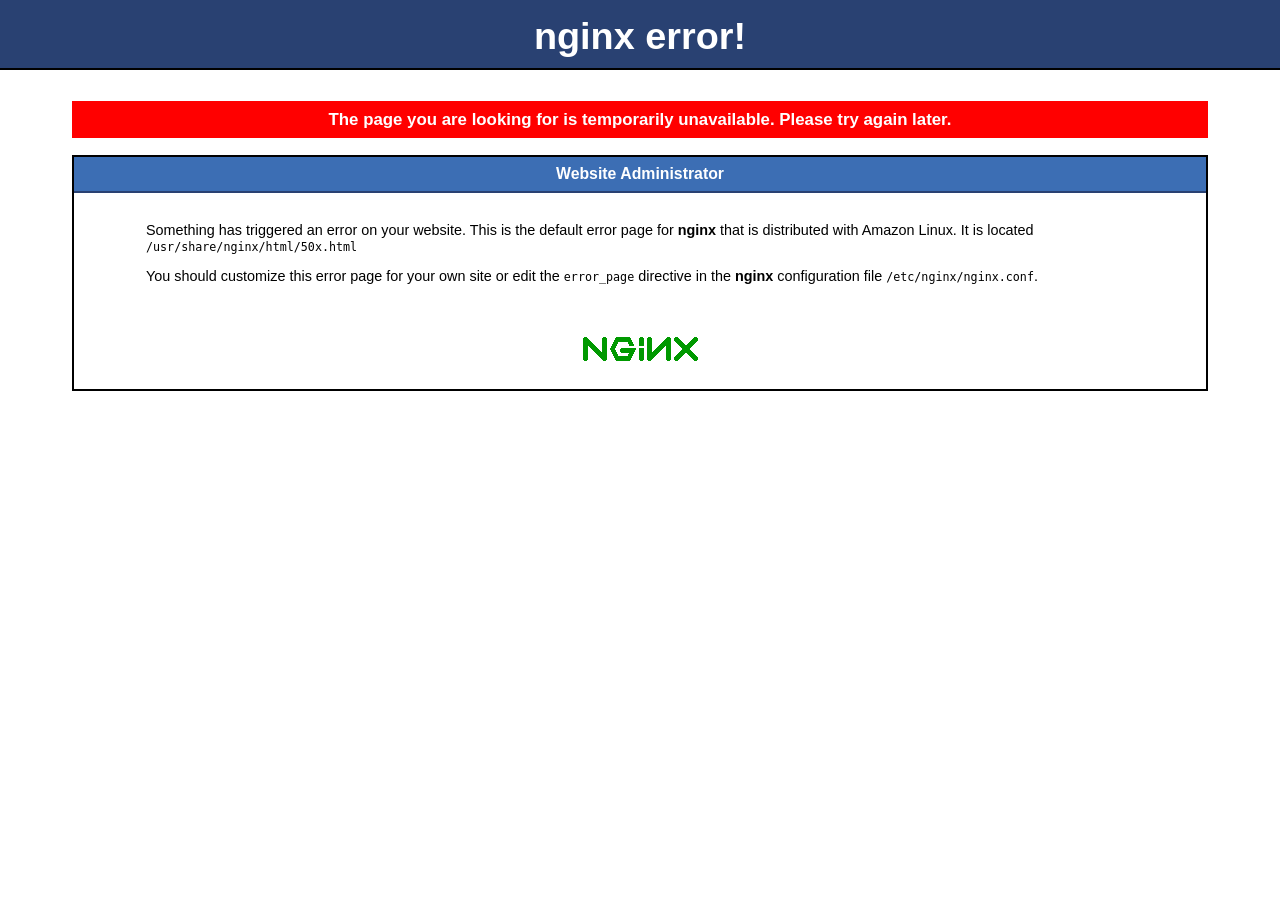
<file: 50x.html>
<!DOCTYPE html PUBLIC "-//W3C//DTD XHTML 1.1//EN" "http://www.w3.org/TR/xhtml11/DTD/xhtml11.dtd">

<html xmlns="http://www.w3.org/1999/xhtml" xml:lang="en">
    <head>
        <title>The page is temporarily unavailable</title>
        <meta http-equiv="Content-Type" content="text/html; charset=UTF-8" />
        <style type="text/css">
            /*<![CDATA[*/
            body {
                background-color: #fff;
                color: #000;
                font-size: 0.9em;
                font-family: sans-serif,helvetica;
                margin: 0;
                padding: 0;
            }
            :link {
                color: #c00;
            }
            :visited {
                color: #c00;
            }
            a:hover {
                color: #f50;
            }
            h1 {
                text-align: center;
                margin: 0;
                padding: 0.6em 2em 0.4em;
                background-color: #294172;
                color: #fff;
                font-weight: normal;
                font-size: 1.75em;
                border-bottom: 2px solid #000;
            }
            h1 strong {
                font-weight: bold;
                font-size: 1.5em;
            }
            h2 {
                text-align: center;
                background-color: #3C6EB4;
                font-size: 1.1em;
                font-weight: bold;
                color: #fff;
                margin: 0;
                padding: 0.5em;
                border-bottom: 2px solid #294172;
            }
            h3 {
                text-align: center;
                background-color: #ff0000;
                padding: 0.5em;
                color: #fff;
            }
            hr {
                display: none;
            }
            .content {
                padding: 1em 5em;
            }
            .alert {
                border: 2px solid #000;
            }

            img {
                border: 2px solid #fff;
                padding: 2px;
                margin: 2px;
            }
            a:hover img {
                border: 2px solid #294172;
            }
            .logos {
                margin: 1em;
                text-align: center;
            }
            /*]]>*/
        </style>
    </head>

    <body>
        <h1><strong>nginx error!</strong></h1>

        <div class="content">

            <h3>The page you are looking for is temporarily unavailable.  Please try again later.</h3>

            <div class="alert">
                <h2>Website Administrator</h2>
                <div class="content">
                    <p>Something has triggered an error on your
                    website.  This is the default error page for
                    <strong>nginx</strong> that is distributed with
                    Amazon Linux. It is located
                    <tt>/usr/share/nginx/html/50x.html</tt></p>

                    <p>You should customize this error page for your own
                    site or edit the <tt>error_page</tt> directive in
                    the <strong>nginx</strong> configuration file
                    <tt>/etc/nginx/nginx.conf</tt>.</p>
                </div>
                <div class="logos">
                  <a href="http://nginx.net/"><img
                    src="/nginx-logo.png"
                    alt="[ Powered by nginx ]"
                    width="121" height="32" /></a>
                </div>
            </div>
        </div>
    </body>
</html>
</file>
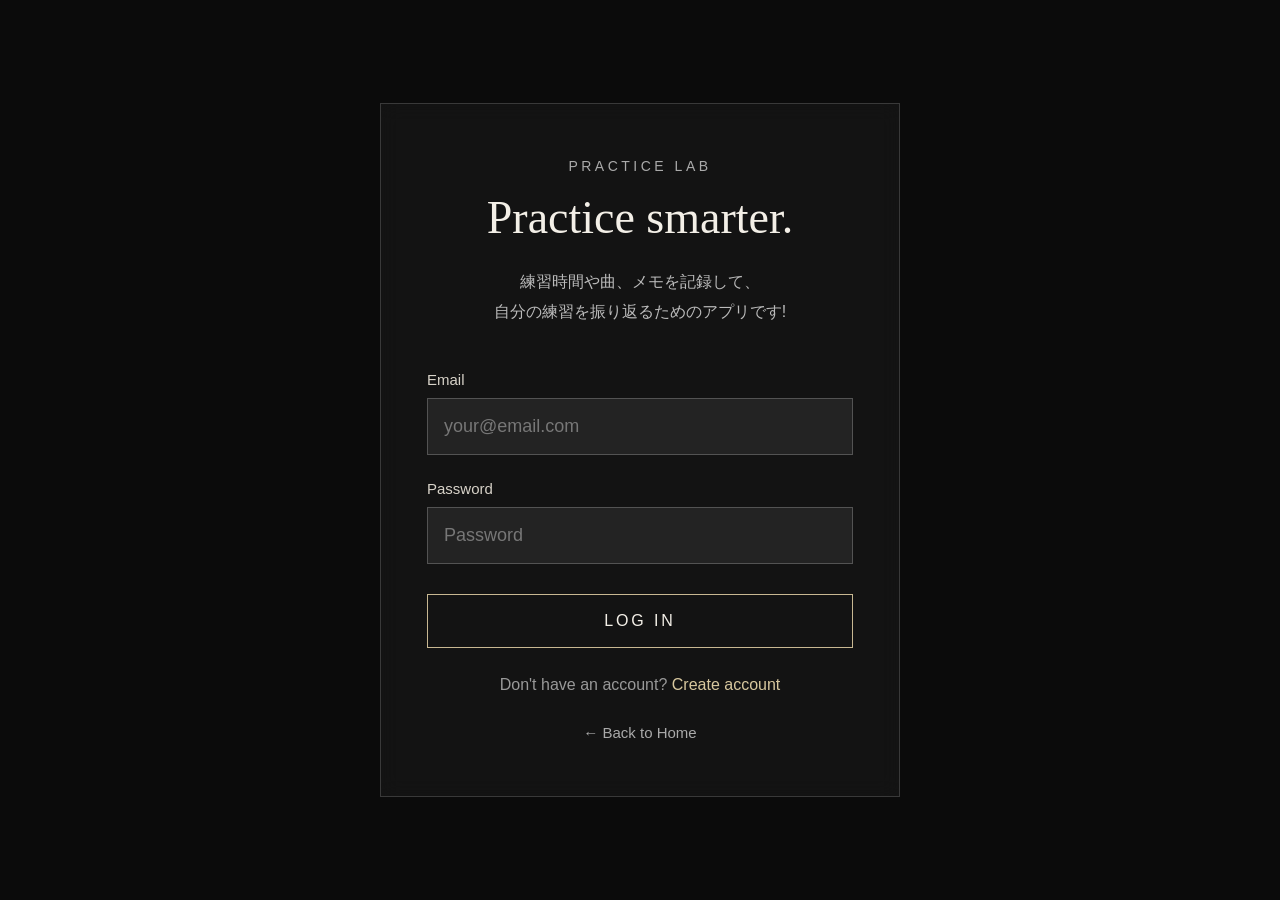
<file: login.html>
<!DOCTYPE html>
<html lang="ja">

<head>
  <meta charset="UTF-8">
  <meta name="viewport" content="width=device-width, initial-scale=1.0">

  <title>Practice Lab | Ryota Yamazaki</title>

  <link rel="stylesheet" href="/css/style.css">
  <link rel="stylesheet" href="/css/practice.css">
</head>

<body>

  <main class="practice-app">

    <section class="login-card">

      <p class="eyebrow">PRACTICE LAB</p>

      <h1>Practice smarter.</h1>

      <p class="login-intro">
        練習時間や曲、メモを記録して、<br>
        自分の練習を振り返るためのアプリです!
      </p>

      <form class="login-form" id="login-form">

        <label for="email">Email</label>
        <input
          type="email"
          id="email"
          name="email"
          placeholder="your@email.com"
          required
        >

        <label for="password">Password</label>
        <input
          type="password"
          id="password"
          name="password"
          placeholder="Password"
          required
        >

        <button type="submit">
          LOG IN
        </button>

      </form>

      <p id="login-message"></p>

      <p class="signup-link">
        Don't have an account?
        <a href="/signup.html">Create account</a>
      </p>

      <a href="/" class="back-home">
        ← Back to Home
      </a>

    </section>

  </main>

<script src="/js/login.js"></script>


</body>

</html>
</file>
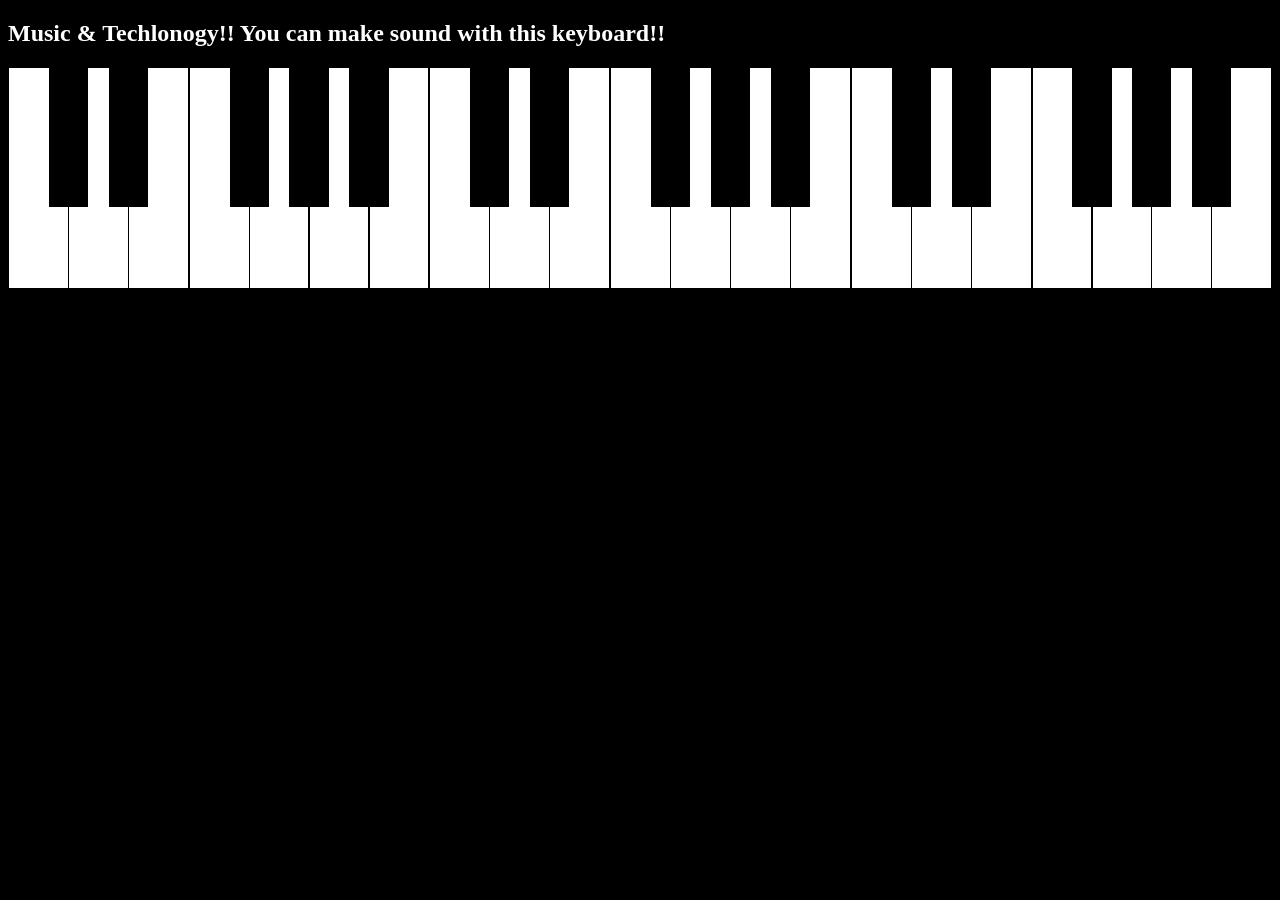
<file: piano.html>
<!DOCTYPE html>
<html lang="en">
<head>
  <meta charset="UTF-8">
  <meta name="viewport" content="width=device-width, initial-scale=1.0">
  <title>Piano</title>

  <style>
    .keyboard {
      display: flex;
    }

    .key.white {
      width: 60px;
      height: 220px;
      border: 1px solid black;
      background: white;
    }

    .key.black {
      width: 40px;
      height: 140px;
      background: black;
      margin-left: -20px;
      margin-right: -20px;
      z-index: 2;
    }

body {
    background: black;
    color: white;
}


  </style>
</head>

<body>

  <section class="piano">
    <h1>Music & Techlonogy!! You can make sound with this keyboard!!</h1>

    <div class="keyboard">

      <!-- 1 octave -->
      <div class="key white" data-note="C3"></div>
      <div class="key black" data-note="C#3"></div>
      <div class="key white" data-note="D3"></div>
      <div class="key black" data-note="D#3"></div>
      <div class="key white" data-note="E3"></div>

      <div class="key white" data-note="F3"></div>
      <div class="key black" data-note="F#3"></div>
      <div class="key white" data-note="G3"></div>
      <div class="key black" data-note="G#3"></div>
      <div class="key white" data-note="A3"></div>
      <div class="key black" data-note="A#3"></div>
      <div class="key white" data-note="B3"></div>


      <!-- 2 octave -->
      <div class="key white" data-note="C4"></div>
      <div class="key black" data-note="C#4"></div>
      <div class="key white" data-note="D4"></div>
      <div class="key black" data-note="D#4"></div>
      <div class="key white" data-note="E4"></div>

      <div class="key white" data-note="F4"></div>
      <div class="key black" data-note="F#4"></div>
      <div class="key white" data-note="G4"></div>
      <div class="key black" data-note="G#4"></div>
      <div class="key white" data-note="A4"></div>
      <div class="key black" data-note="A#4"></div>
      <div class="key white" data-note="B4"></div>


      <!-- 3 octave -->
      <div class="key white" data-note="C5"></div>
      <div class="key black" data-note="C#5"></div>
      <div class="key white" data-note="D5"></div>
      <div class="key black" data-note="D#5"></div>
      <div class="key white" data-note="E5"></div>

      <div class="key white" data-note="F5"></div>
      <div class="key black" data-note="F#5"></div>
      <div class="key white" data-note="G5"></div>
      <div class="key black" data-note="G#5"></div>
      <div class="key white" data-note="A5"></div>
      <div class="key black" data-note="A#5"></div>
      <div class="key white" data-note="B5"></div>

    </div>
  </section>


  <script>
    const keys = document.querySelectorAll(".key");

    const frequencies = {
      "C3": 130.81,
      "C#3": 138.59,
      "D3": 146.83,
      "D#3": 155.56,
      "E3": 164.81,
      "F3": 174.61,
      "F#3": 185.00,
      "G3": 196.00,
      "G#3": 207.65,
      "A3": 220.00,
      "A#3": 233.08,
      "B3": 246.94,

      "C4": 261.63,
      "C#4": 277.18,
      "D4": 293.66,
      "D#4": 311.13,
      "E4": 329.63,
      "F4": 349.23,
      "F#4": 369.99,
      "G4": 392.00,
      "G#4": 415.30,
      "A4": 440.00,
      "A#4": 466.16,
      "B4": 493.88,

      "C5": 523.25,
      "C#5": 554.37,
      "D5": 587.33,
      "D#5": 622.25,
      "E5": 659.25,
      "F5": 698.46,
      "F#5": 739.99,
      "G5": 783.99,
      "G#5": 830.61,
      "A5": 880.00,
      "A#5": 932.33,
      "B5": 987.77
    };

    const audioContext = new AudioContext();

    function playPianoNote(frequency) {
      const now = audioContext.currentTime;

      const masterGain = audioContext.createGain();

      masterGain.gain.setValueAtTime(0.0001, now);
      masterGain.gain.exponentialRampToValueAtTime(0.5, now + 0.01);
      masterGain.gain.exponentialRampToValueAtTime(0.15, now + 0.4);
      masterGain.gain.exponentialRampToValueAtTime(0.0001, now + 1.5);

      masterGain.connect(audioContext.destination);

      const oscillator1 = audioContext.createOscillator();
      oscillator1.type = "sine";
      oscillator1.frequency.value = frequency;

      const gain1 = audioContext.createGain();
      gain1.gain.value = 1.0;

      oscillator1.connect(gain1);
      gain1.connect(masterGain);

      const oscillator2 = audioContext.createOscillator();
      oscillator2.type = "sine";
      oscillator2.frequency.value = frequency * 2;

      const gain2 = audioContext.createGain();
      gain2.gain.value = 0.25;

      oscillator2.connect(gain2);
      gain2.connect(masterGain);

      const oscillator3 = audioContext.createOscillator();
      oscillator3.type = "sine";
      oscillator3.frequency.value = frequency * 3;

      const gain3 = audioContext.createGain();
      gain3.gain.value = 0.1;

      oscillator3.connect(gain3);
      gain3.connect(masterGain);

      oscillator1.start(now);
      oscillator2.start(now);
      oscillator3.start(now);

      oscillator1.stop(now + 1.5);
      oscillator2.stop(now + 1.5);
      oscillator3.stop(now + 1.5);
    }

    keys.forEach(function(key) {
      key.addEventListener("click", function() {
        const note = key.dataset.note;
        const frequency = frequencies[note];

        playPianoNote(frequency);
      });
    });
  </script>

</body>
</html>
</file>
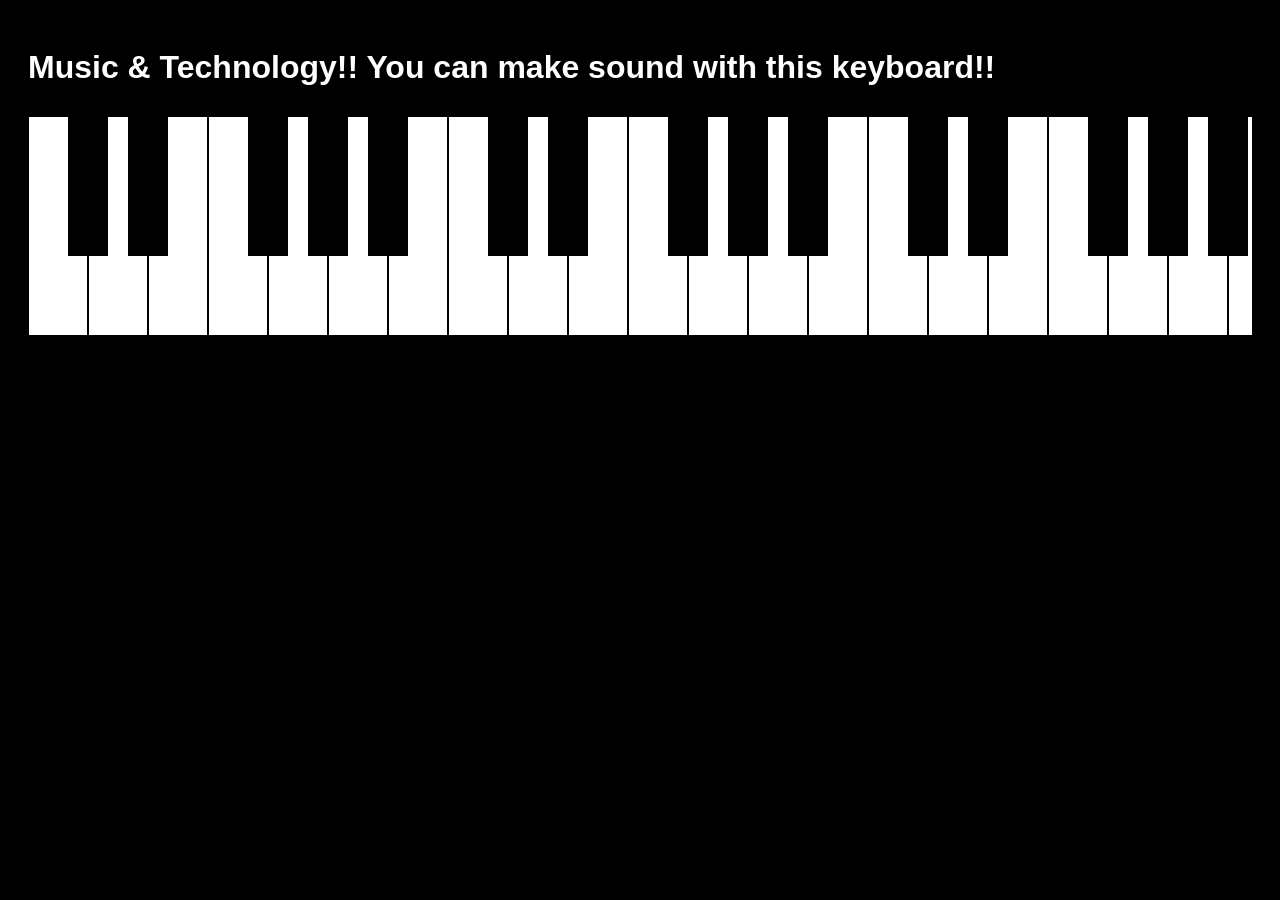
<file: piano2.html>
<!DOCTYPE html>
<html lang="en">

<head>
  <meta charset="UTF-8">
  <meta name="viewport" content="width=device-width, initial-scale=1.0">

  <title>Piano</title>

  <style>
    body {
      background: black;
      color: white;
      font-family: Arial, sans-serif;
      padding: 20px;
    }

    .keyboard {
      display: flex;
      overflow-x: auto;
      margin-top: 30px;
      touch-action: pan-x;
      -webkit-overflow-scrolling: touch
    }

    .key {
      cursor: pointer;
      user-select: none;
      flex-shrink: 0;
    }

    .key.white {
      width: 60px;
      height: 220px;
      border: 1px solid black;
      background: white;
      box-sizing: border-box;
    }

    .key.black {
      width: 40px;
      height: 140px;
      background: black;
      margin-left: -20px;
      margin-right: -20px;
      z-index: 2;
    }

    .key.white:active {
      background: #cccccc;
    }

    .key.black:active {
      background: #333333;
    }


@media (max-width: 768px) {
  body {
    padding: 10px;
  }

  h1 {
    font-size: 20px;
  }

  .keyboard {
    width: 100%;
    overflow-x: auto;
    -webkit-overflow-scrolling: touch;
  }
}

  </style>

</head>

<body>

  <h1>Music & Technology!! You can make sound with this keyboard!!</h1>

  <div class="keyboard">

    <!-- Octave 1 -->

    <div class="key white" data-note="C3"></div>
    <div class="key black" data-note="C#3"></div>

    <div class="key white" data-note="D3"></div>
    <div class="key black" data-note="D#3"></div>

    <div class="key white" data-note="E3"></div>

    <div class="key white" data-note="F3"></div>
    <div class="key black" data-note="F#3"></div>

    <div class="key white" data-note="G3"></div>
    <div class="key black" data-note="G#3"></div>

    <div class="key white" data-note="A3"></div>
    <div class="key black" data-note="A#3"></div>

    <div class="key white" data-note="B3"></div>


    <!-- Octave 2 -->

    <div class="key white" data-note="C4"></div>
    <div class="key black" data-note="C#4"></div>

    <div class="key white" data-note="D4"></div>
    <div class="key black" data-note="D#4"></div>

    <div class="key white" data-note="E4"></div>

    <div class="key white" data-note="F4"></div>
    <div class="key black" data-note="F#4"></div>

    <div class="key white" data-note="G4"></div>
    <div class="key black" data-note="G#4"></div>

    <div class="key white" data-note="A4"></div>
    <div class="key black" data-note="A#4"></div>

    <div class="key white" data-note="B4"></div>


    <!-- Octave 3 -->

    <div class="key white" data-note="C5"></div>
    <div class="key black" data-note="C#5"></div>

    <div class="key white" data-note="D5"></div>
    <div class="key black" data-note="D#5"></div>

    <div class="key white" data-note="E5"></div>

    <div class="key white" data-note="F5"></div>
    <div class="key black" data-note="F#5"></div>

    <div class="key white" data-note="G5"></div>
    <div class="key black" data-note="G#5"></div>

    <div class="key white" data-note="A5"></div>
    <div class="key black" data-note="A#5"></div>

    <div class="key white" data-note="B5"></div>

  </div>


  <script>

    const keys = document.querySelectorAll(".key");

    const frequencies = {

      "C3": 130.81,
      "C#3": 138.59,
      "D3": 146.83,
      "D#3": 155.56,
      "E3": 164.81,
      "F3": 174.61,
      "F#3": 185.00,
      "G3": 196.00,
      "G#3": 207.65,
      "A3": 220.00,
      "A#3": 233.08,
      "B3": 246.94,

      "C4": 261.63,
      "C#4": 277.18,
      "D4": 293.66,
      "D#4": 311.13,
      "E4": 329.63,
      "F4": 349.23,
      "F#4": 369.99,
      "G4": 392.00,
      "G#4": 415.30,
      "A4": 440.00,
      "A#4": 466.16,
      "B4": 493.88,

      "C5": 523.25,
      "C#5": 554.37,
      "D5": 587.33,
      "D#5": 622.25,
      "E5": 659.25,
      "F5": 698.46,
      "F#5": 739.99,
      "G5": 783.99,
      "G#5": 830.61,
      "A5": 880.00,
      "A#5": 932.33,
      "B5": 987.77

    };


    let audioContext;


    function getAudioContext() {

      if (!audioContext) {

        const AudioContextClass =
          window.AudioContext || window.webkitAudioContext;

        audioContext = new AudioContextClass();

      }

      return audioContext;

    }


    function playPianoNote(frequency) {

      const context = getAudioContext();

      const now = context.currentTime;


      const masterGain = context.createGain();

      masterGain.gain.setValueAtTime(0.0001, now);

      masterGain.gain.exponentialRampToValueAtTime(
        0.5,
        now + 0.01
      );

      masterGain.gain.exponentialRampToValueAtTime(
        0.15,
        now + 0.4
      );

      masterGain.gain.exponentialRampToValueAtTime(
        0.0001,
        now + 1.5
      );

      masterGain.connect(context.destination);


      const oscillator1 = context.createOscillator();

      oscillator1.type = "sine";
      oscillator1.frequency.value = frequency;

      const gain1 = context.createGain();

      gain1.gain.value = 1.0;

      oscillator1.connect(gain1);
      gain1.connect(masterGain);


      const oscillator2 = context.createOscillator();

      oscillator2.type = "sine";
      oscillator2.frequency.value = frequency * 2;

      const gain2 = context.createGain();

      gain2.gain.value = 0.25;

      oscillator2.connect(gain2);
      gain2.connect(masterGain);


      const oscillator3 = context.createOscillator();

      oscillator3.type = "sine";
      oscillator3.frequency.value = frequency * 3;

      const gain3 = context.createGain();

      gain3.gain.value = 0.10;

      oscillator3.connect(gain3);
      gain3.connect(masterGain);


      oscillator1.start(now);
      oscillator2.start(now);
      oscillator3.start(now);


      oscillator1.stop(now + 1.5);
      oscillator2.stop(now + 1.5);
      oscillator3.stop(now + 1.5);

    }


    keys.forEach(function(key) {

      key.addEventListener("click", async function(event) {

        const context = getAudioContext();

        if (context.state === "suspended") {
          await context.resume();
        }


        const note = key.dataset.note;

        const frequency = frequencies[note];

        playPianoNote(frequency);

      });

    });





  </script>

</body>

</html>
</file>
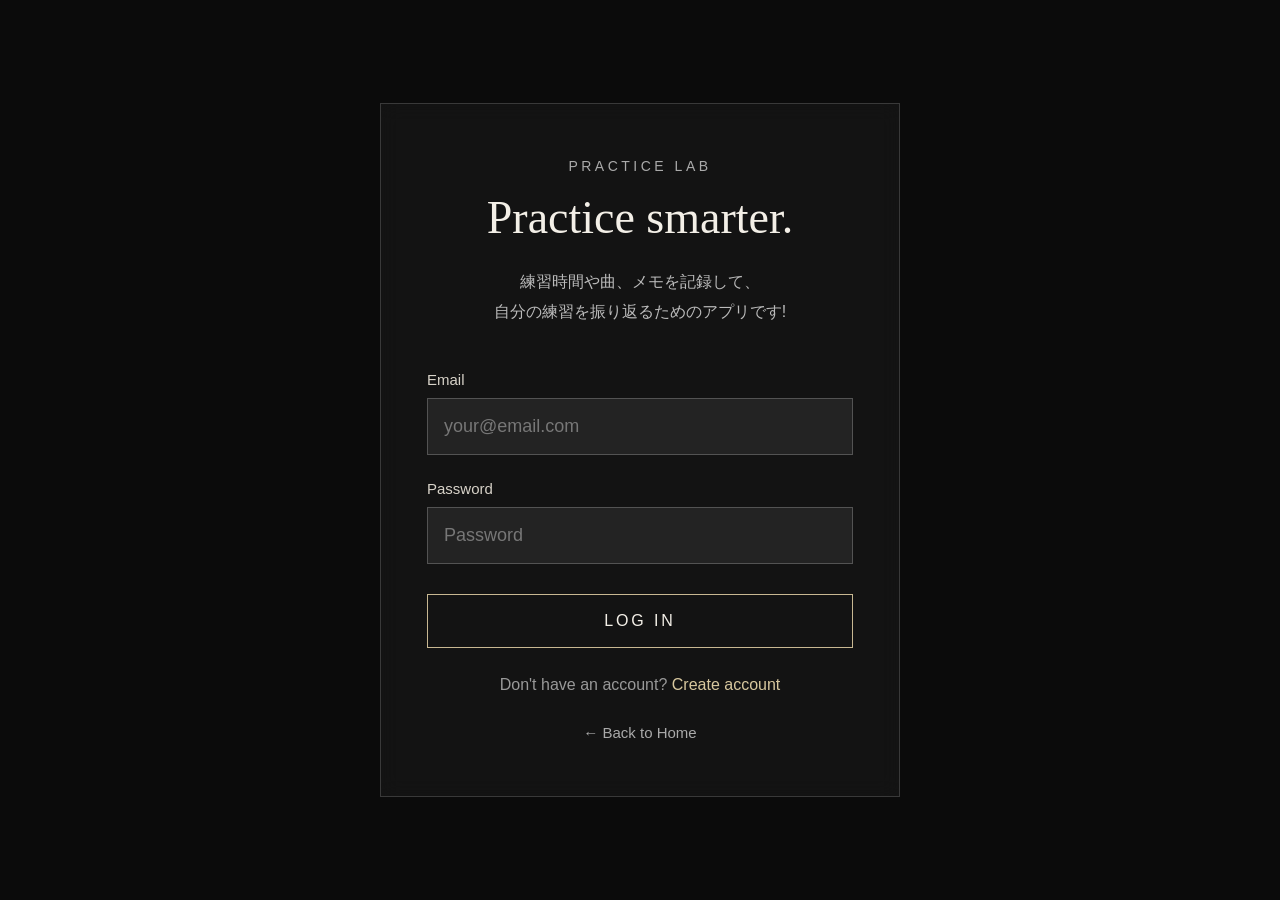
<file: practice.html>
<!DOCTYPE html>
<html lang="ja">
<head>
  <meta charset="UTF-8">
  <meta name="viewport" content="width=device-width, initial-scale=1.0">

  <title>Practice Lab | Ryota Yamazaki</title>

  <link rel="stylesheet" href="/css/style.css">
  <link rel="stylesheet" href="/css/practice.css?v=2">
</head>

<body>

  <main class="practice-app">

    <section class="practice-dashboard">

      <p class="eyebrow">PRACTICE LAB</p>

      <h1>練習記録カレンダー</h1>

      <p class="practice-intro">
        練習、レッスン、本番などの予定を管理できます！
      </p>

      <section class="calendar">

        <div class="calendar-header">
          <button id="prev-month">←</button>

          <h2 id="calendar-title">
            September 2026
          </h2>

          <button id="next-month">→</button>
        </div>

        <div class="calendar-weekdays">
          <div>Sun</div>
          <div>Mon</div>
          <div>Tue</div>
          <div>Wed</div>
          <div>Thu</div>
          <div>Fri</div>
          <div>Sat</div>
        </div>

        <div id="calendar-days" class="calendar-days">

        </div>

      </section>



<section id="entry-panel" class="entry-panel">

  <h2 id="selected-date-title">
    日付選択
  </h2>


  <!-- ========================= -->
  <!-- Practice Log  -->
  <!-- ========================= -->

  <section class="practice-section">

    <h3>練習記録</h3>

    <form id="practice-entry-form">

      <label for="piece">
        曲名 / タイトル
      </label>

      <input
        type="text"
        id="piece"
        placeholder="ショパン　ノクターン　ハ短調 Op.48-1"
        required
      >

      <label for="duration">
        練習時間 (分)
      </label>

      <input
        type="number"
        id="duration"
        min="1"
        placeholder="45"
        required
      >

      <label for="practice-notes">
        メモ欄
      </label>

      <textarea
        id="practice-notes"
        rows="4"
        placeholder="通し練習一回、リズム練習３０分..."
      ></textarea>

      <button type="submit">
        ADD PRACTICE
      </button>

    </form>


    <div class="daily-list">

      <h4>Practice Entries</h4>

      <div id="practice-entry-list"></div>

    </div>

  </section>


  <!-- ========================= -->
  <!-- Important Events -->
  <!-- ========================= -->

  <section class="event-section">

    <h3>重要イベント</h3>

    <form id="event-entry-form">

      <label for="event-type">
        イベントの種類
      </label>

      <select id="event-type">

        <option value="lesson">
          レッスン
        </option>

        <option value="competition">
          コンクール　
        </option>

        <option value="performance">
          演奏会
        </option>

        <option value="deadline">
          期限
        </option>

        <option value="other">
          その他
        </option>

      </select>


      <label for="event-title">
        イベント名
      </label>

      <input
        type="text"
        id="event-title"
        placeholder="ピアノコンクール"
        required
      >


      <label for="event-date">
        イベントの日程
      </label>

      <input
        type="date"
        id="event-date"
        required
      >


<label>時間</label>

<div class="time-select">

  <select id="event-hour">
    <option value="">時</option>
    <option value="06">06</option>
    <option value="07">07</option>
    <option value="08">08</option>
    <option value="09">09</option>
    <option value="10">10</option>
    <option value="11">11</option>
    <option value="12">12</option>
    <option value="13">13</option>
    <option value="14">14</option>
    <option value="15">15</option>
    <option value="16">16</option>
    <option value="17">17</option>
    <option value="18">18</option>
    <option value="19">19</option>
    <option value="20">20</option>
    <option value="21">21</option>
    <option value="22">22</option>
    <option value="23">23</option>
  </select>

  <span>:</span>

  <select id="event-minute">
    <option value="">分</option>
    <option value="00">00</option>
    <option value="10">00</option
    <option value="20">20</option>
    <option value="30">30</option>
    <option value="40">40</option>
    <option value="50">50</option>
  </select>

</div>

      <label for="event-notes">
        メモ欄
      </label>

      <textarea
        id="event-notes"
        rows="4"
        placeholder="会場、レパートリー、やることリストなど。"
      ></textarea>


      <button type="submit">
        ADD EVENTS
      </button>

    </form>


    <div class="daily-list">

      <h4>Upcoming Events</h4>

      <div id="event-entry-list"></div>

    </div>

  </section>


  <p id="save-message"></p>

</section>
    </section>

  </main>

  <script src="/js/practice.js?v=100"></script>

</body>
</html>
</file>
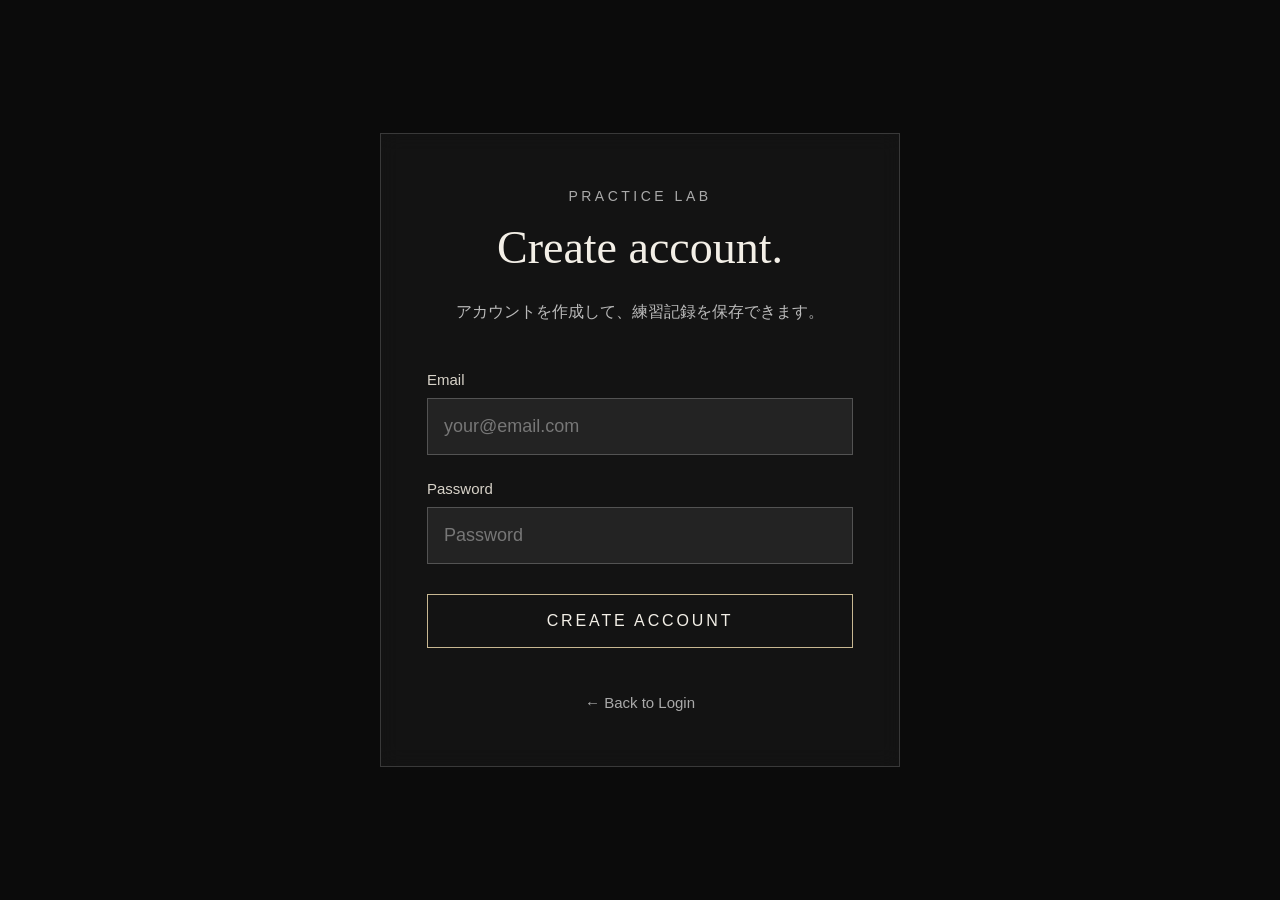
<file: signup.html>
<!DOCTYPE html>
<html lang="ja">
<head>
  <meta charset="UTF-8">
  <meta name="viewport" content="width=device-width, initial-scale=1.0">

  <title>Create Account | Practice Lab</title>

  <link rel="stylesheet" href="/css/style.css">
  <link rel="stylesheet" href="/css/practice.css">
</head>

<body>

  <main class="practice-app">

    <section class="login-card">

      <p class="eyebrow">PRACTICE LAB</p>

      <h1>Create account.</h1>

      <p class="login-intro">
        アカウントを作成して、練習記録を保存できます。
      </p>

      <form class="login-form" id="signup-form">

        <label for="signup-email">Email</label>
        <input
          type="email"
          id="signup-email"
          placeholder="your@email.com"
          required
        >

        <label for="signup-password">Password</label>
        <input
          type="password"
          id="signup-password"
          placeholder="Password"
          required
        >

        <button type="submit">
          CREATE ACCOUNT
        </button>

      </form>

      <p id="signup-message"></p>

      <a href="/Login.html" class="back-home">
        ← Back to Login
      </a>

    </section>

  </main>

  <script src="/js/signup.js"></script>

</body>
</html>
</file>
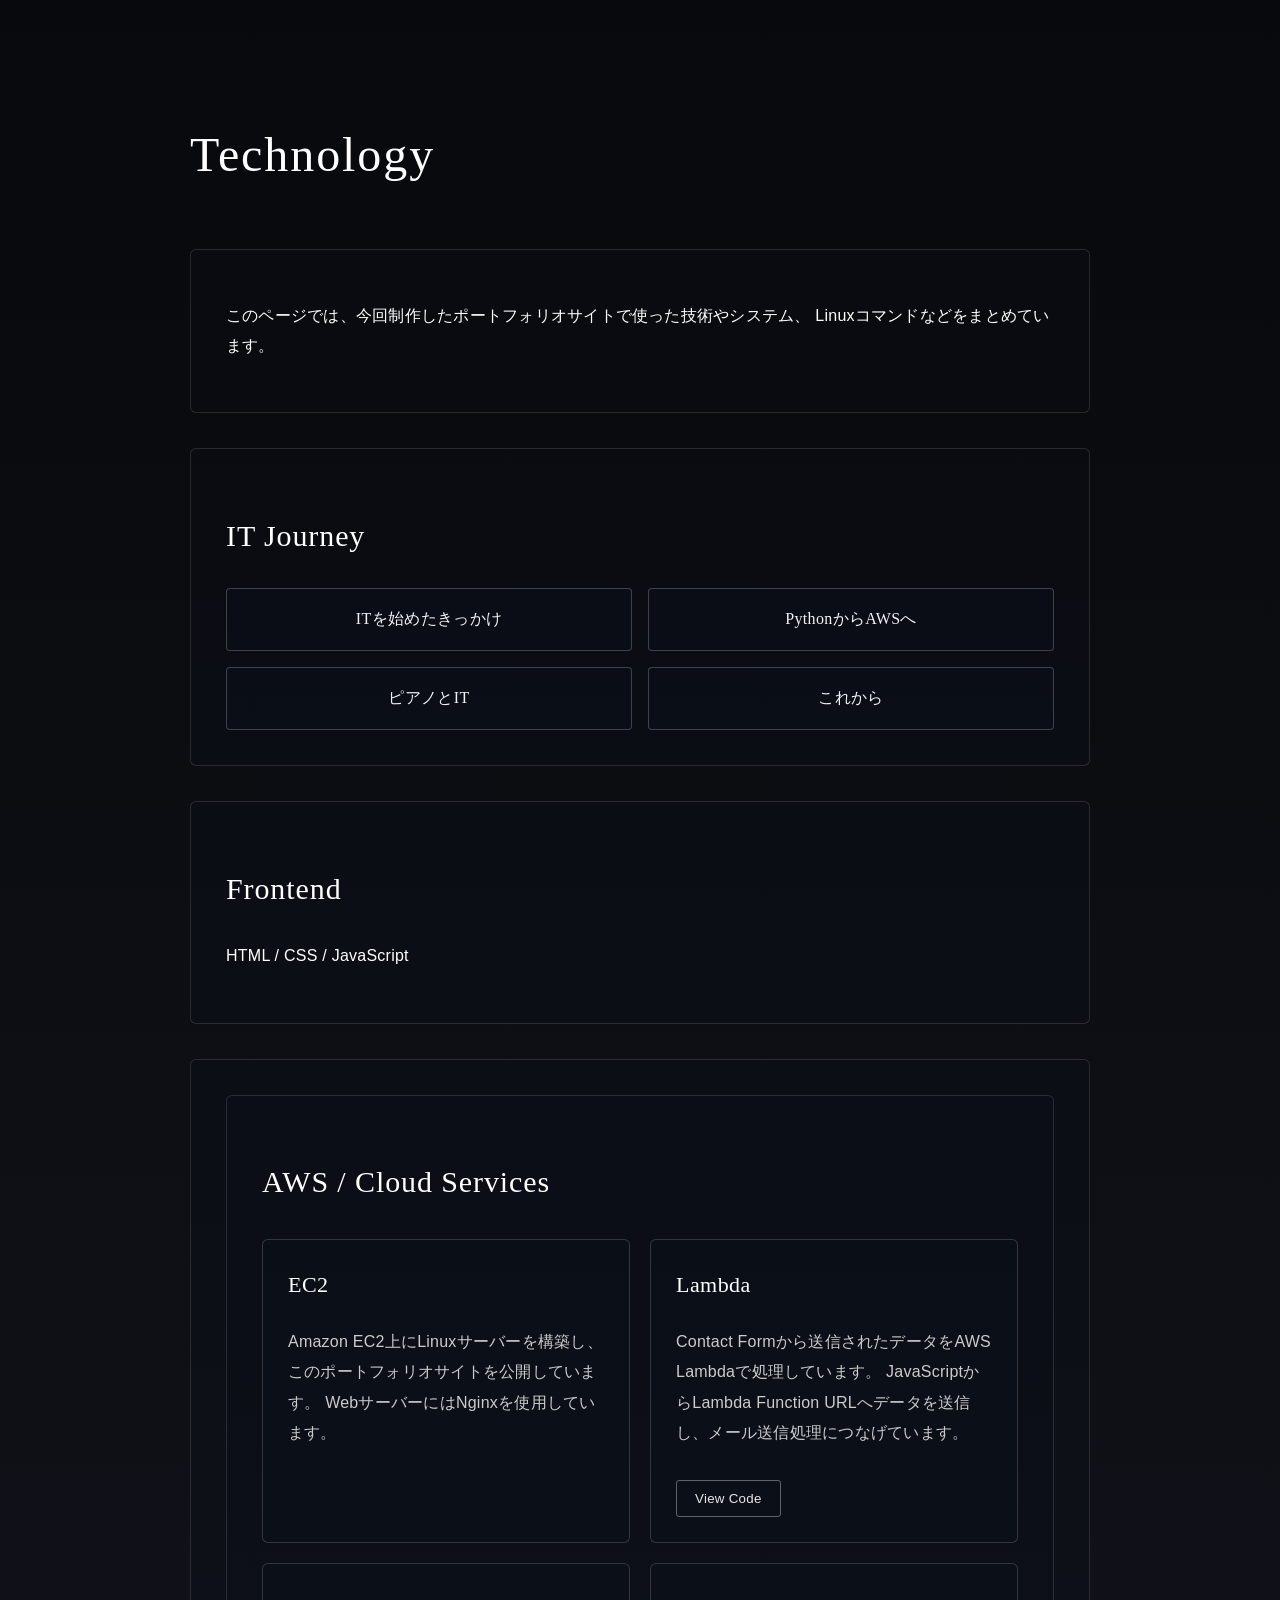
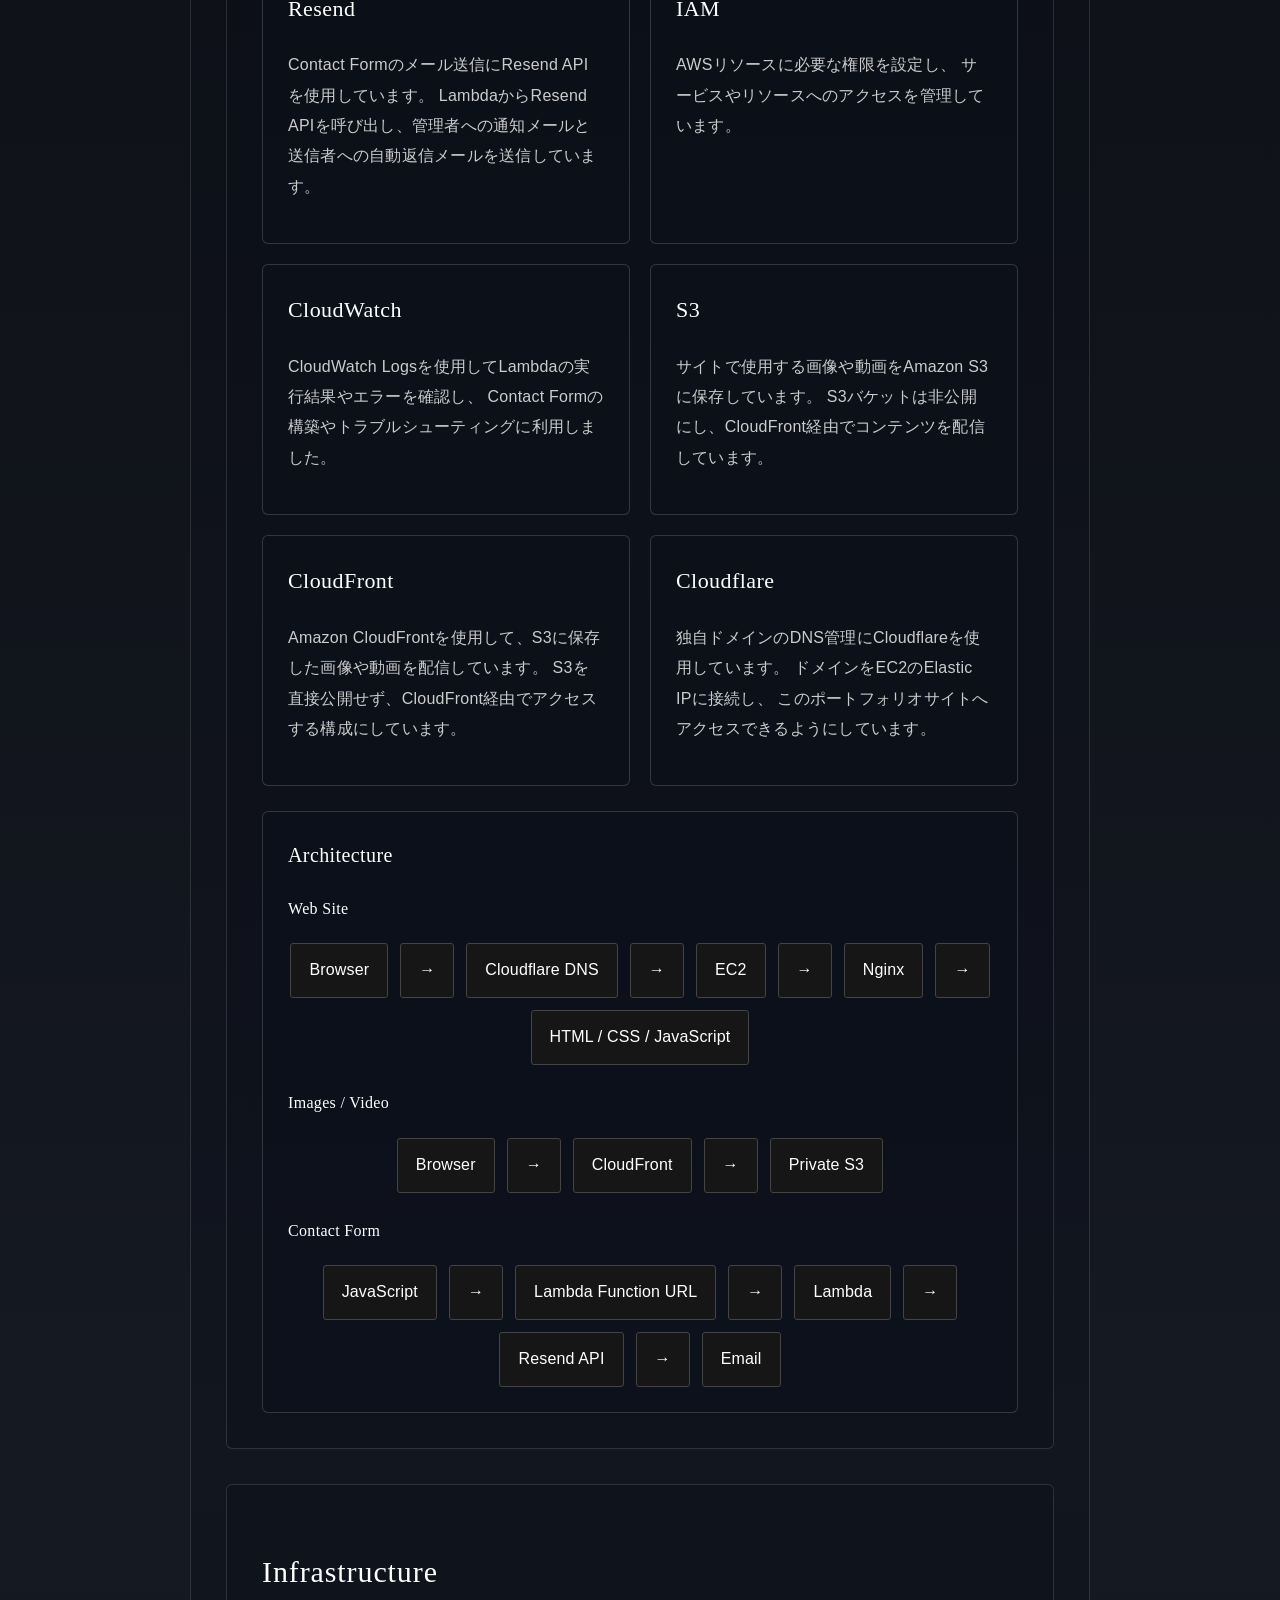
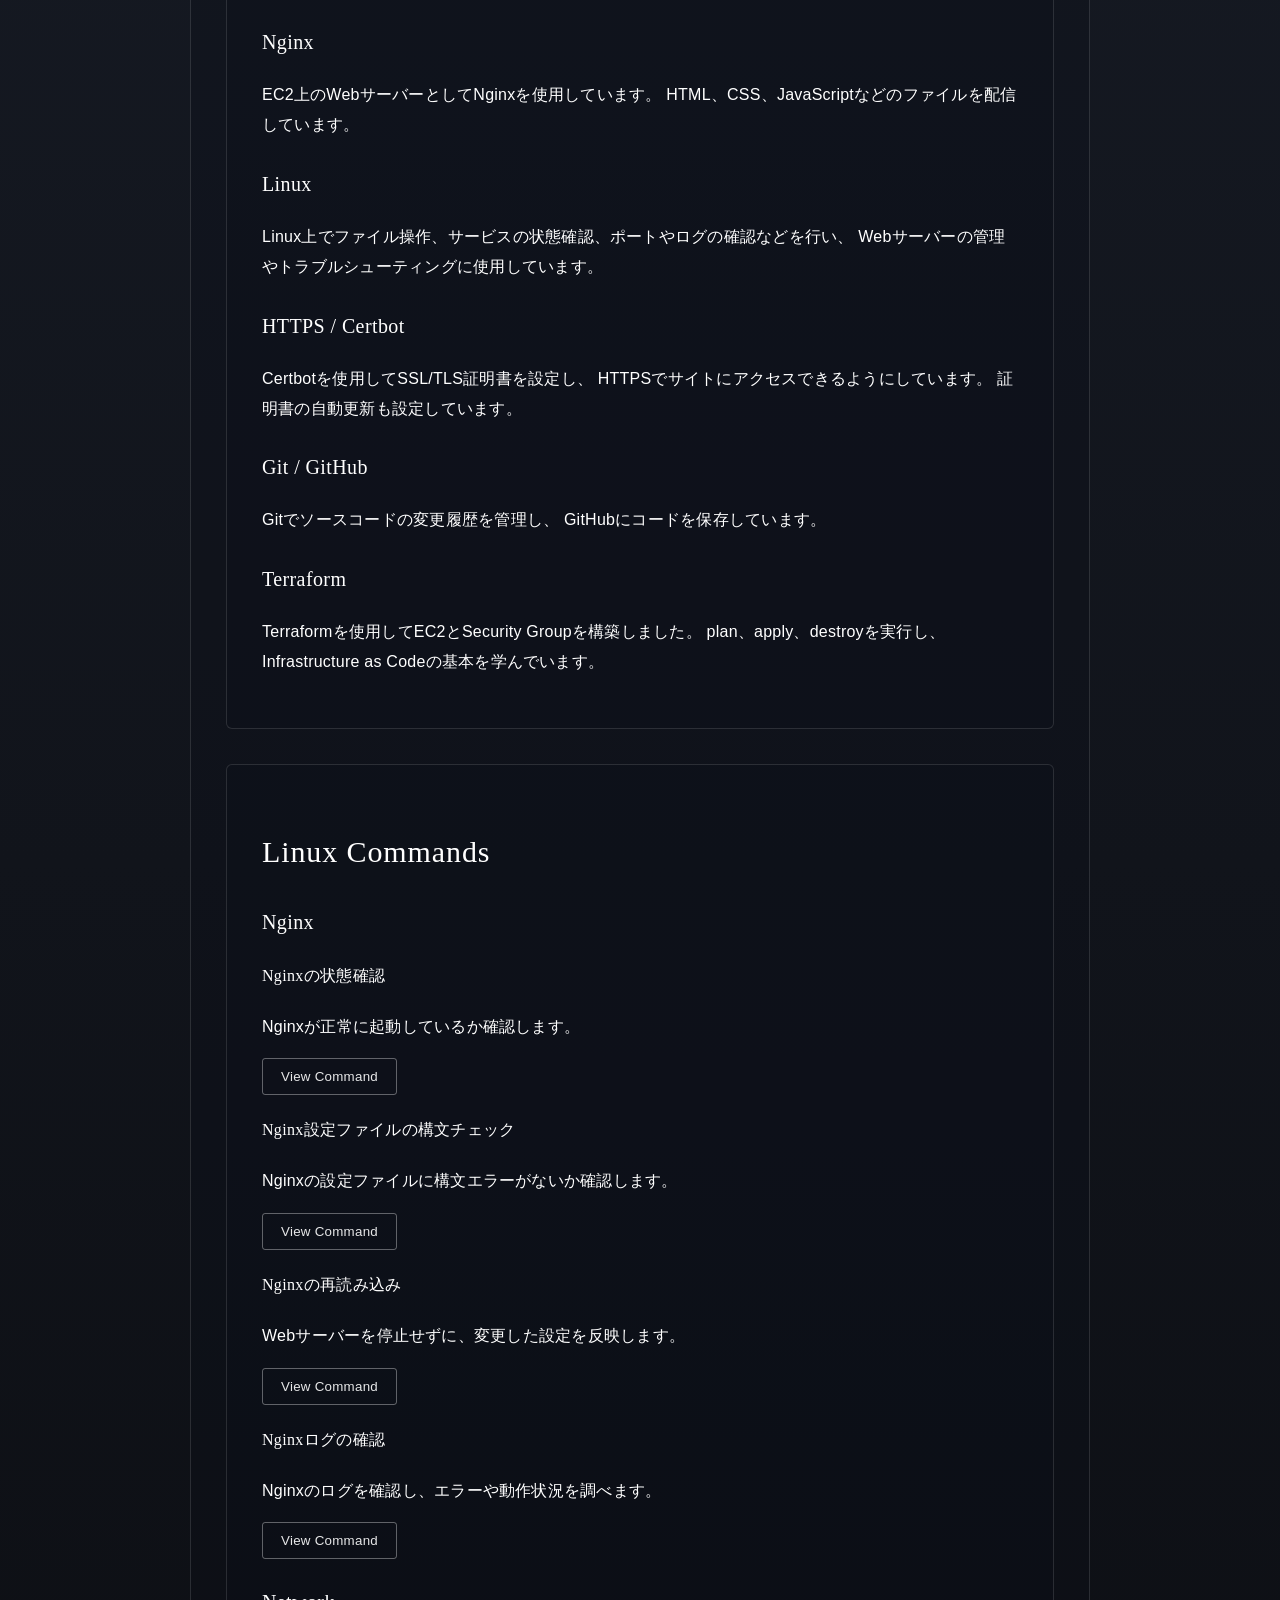
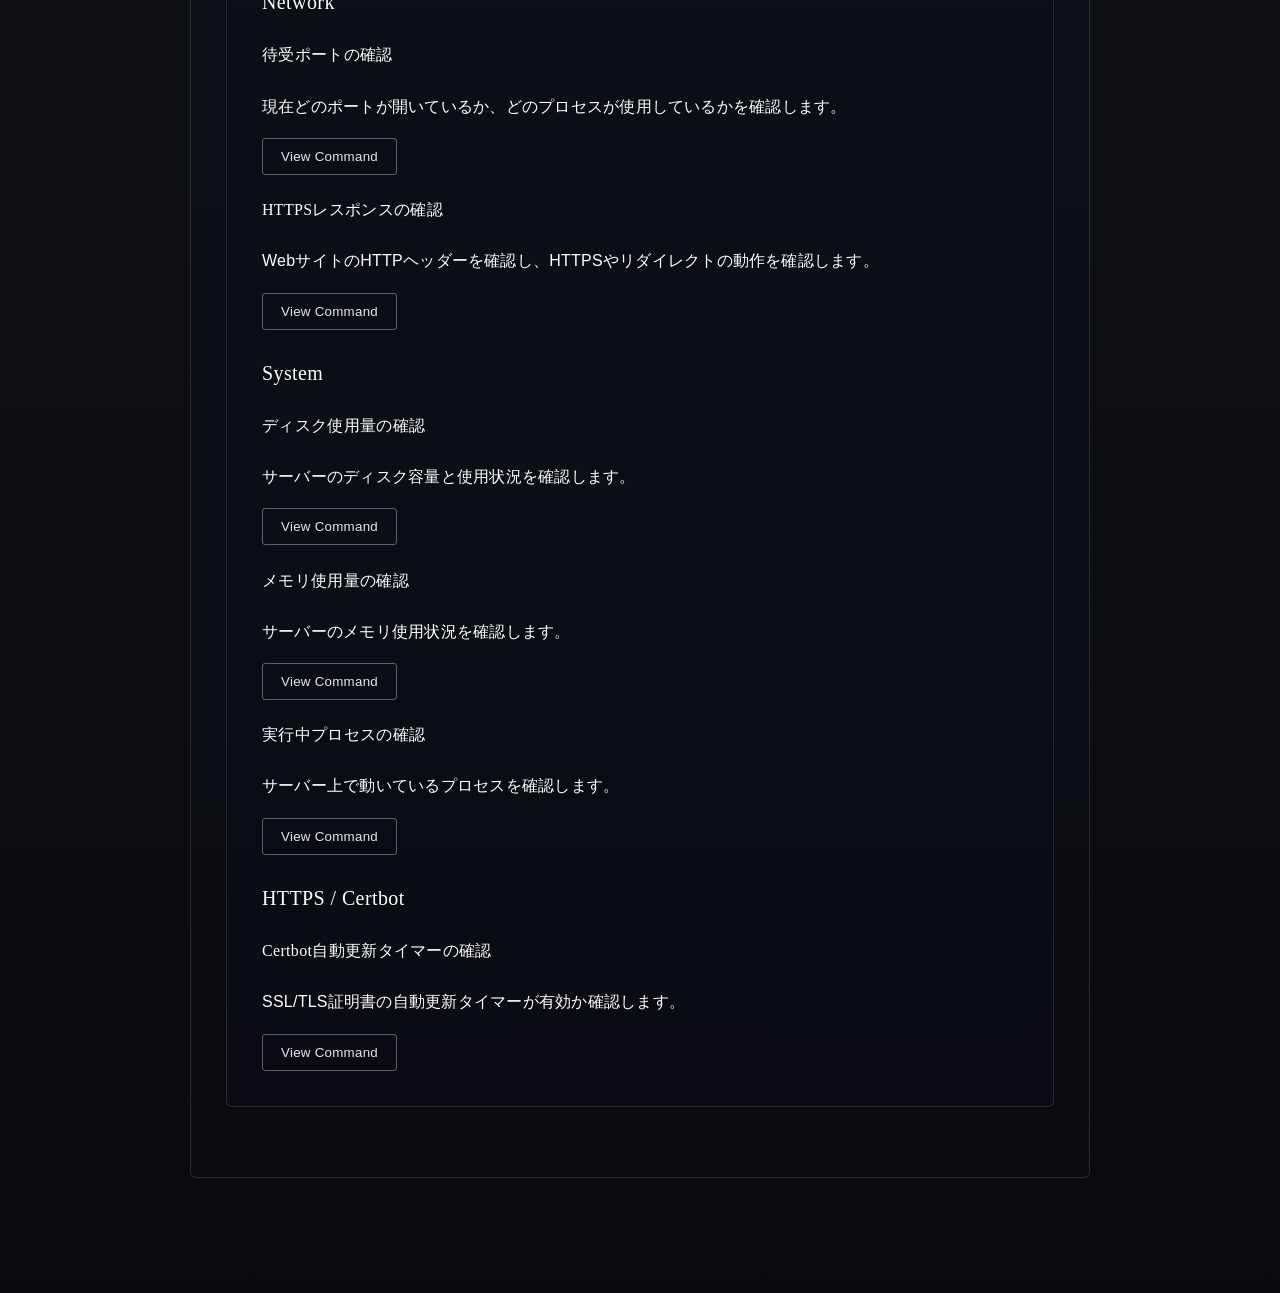
<file: technology.html>
<!DOCTYPE html>
<html lang="en">
<head>
   <meta charset="UTF-8">
   <meta name="viewpoint" content="width=device-width, initial-scale=1.0">
   <title>Technology</title>
   <link rel="stylesheet" href="/css/style.css?v=5">
   <link rel="stylesheet" href="/css/technology.css?v=2">
</head>


<body>

<main class="technology-page">
    <h1>Technology</h1>

    <section class="technology-intro">
        <p>
            このページでは、今回制作したポートフォリオサイトで使った技術やシステム、
            Linuxコマンドなどをまとめています。
        </p>
    </section>

<section class="it-journey">
    <h2>IT Journey</h2>

    <div class="journey-buttons">
        <button class="journey-button" data-journey="start">
            ITを始めたきっかけ
        </button>

        <button class="journey-button" data-journey="aws">
            PythonからAWSへ
        </button>

        <button class="journey-button" data-journey="piano">
            ピアノとIT
        </button>

        <button class="journey-button" data-journey="future">
            これから
        </button>
    </div>
</section>
    <section>
        <h2>Frontend</h2>


<p>HTML / CSS / JavaScript</p>
</section>

<section>
<section>
  <h2>AWS / Cloud Services</h2>

  <div class="aws-grid">

<div class="tech-card">
    <h3>EC2</h3>
    <p>
        Amazon EC2上にLinuxサーバーを構築し、このポートフォリオサイトを公開しています。
        WebサーバーにはNginxを使用しています。
    </p>
</div>


    <div class="tech-card">
      <h3>Lambda</h3>
      <p>
        Contact Formから送信されたデータをAWS Lambdaで処理しています。
        JavaScriptからLambda Function URLへデータを送信し、メール送信処理につなげています。      </p>
      <button class="code-button" id="lambda-code-button">
       View Code
      </button>   
    </div>

<div class="tech-card">
    <h3>Resend</h3>
    <p>
        Contact Formのメール送信にResend APIを使用しています。
        LambdaからResend APIを呼び出し、管理者への通知メールと
        送信者への自動返信メールを送信しています。
    </p>
</div>


<div class="tech-card">
    <h3>IAM</h3>
    <p>
        AWSリソースに必要な権限を設定し、
        サービスやリソースへのアクセスを管理しています。
    </p>
</div>



<div class="tech-card">
    <h3>CloudWatch</h3>
    <p>
        CloudWatch Logsを使用してLambdaの実行結果やエラーを確認し、
        Contact Formの構築やトラブルシューティングに利用しました。
    </p>
</div>


<div class="tech-card">
    <h3>S3</h3>
    <p>
        サイトで使用する画像や動画をAmazon S3に保存しています。
        S3バケットは非公開にし、CloudFront経由でコンテンツを配信しています。
    </p>
</div>

<div class="tech-card">
    <h3>CloudFront</h3>
    <p>
        Amazon CloudFrontを使用して、S3に保存した画像や動画を配信しています。
        S3を直接公開せず、CloudFront経由でアクセスする構成にしています。
    </p>
</div>




 <div class="tech-card">
    <h3>Cloudflare</h3>
    <p>
        独自ドメインのDNS管理にCloudflareを使用しています。
        ドメインをEC2のElastic IPに接続し、
        このポートフォリオサイトへアクセスできるようにしています。
    </p>
</div>




  </div>

<div class="architecture-box">
    <h3>Architecture</h3>

    <div class="architecture-group">
        <h4>Web Site</h4>
        <div class="architecture-flow">
            <span>Browser</span>
            <span>→</span>
            <span>Cloudflare DNS</span>
            <span>→</span>
            <span>EC2</span>
            <span>→</span>
            <span>Nginx</span>
            <span>→</span>
            <span>HTML / CSS / JavaScript</span>
        </div>
    </div>

    <div class="architecture-group">
        <h4>Images / Video</h4>
        <div class="architecture-flow">
            <span>Browser</span>
            <span>→</span>
            <span>CloudFront</span>
            <span>→</span>
            <span>Private S3</span>
        </div>
    </div>

    <div class="architecture-group">
        <h4>Contact Form</h4>
        <div class="architecture-flow">
            <span>JavaScript</span>
            <span>→</span>
            <span>Lambda Function URL</span>
            <span>→</span>
            <span>Lambda</span>
            <span>→</span>
            <span>Resend API</span>
            <span>→</span>
            <span>Email</span>
        </div>
    </div>
</div> 
</section>


<section>
    <h2>Infrastructure</h2>

    <h3>Nginx</h3>
    <p>
        EC2上のWebサーバーとしてNginxを使用しています。
        HTML、CSS、JavaScriptなどのファイルを配信しています。
    </p>

    <h3>Linux</h3>
    <p>
        Linux上でファイル操作、サービスの状態確認、ポートやログの確認などを行い、
        Webサーバーの管理やトラブルシューティングに使用しています。
    </p>

    <h3>HTTPS / Certbot</h3>
    <p>
        Certbotを使用してSSL/TLS証明書を設定し、
        HTTPSでサイトにアクセスできるようにしています。
        証明書の自動更新も設定しています。
    </p>

    <h3>Git / GitHub</h3>
    <p>
        Gitでソースコードの変更履歴を管理し、
        GitHubにコードを保存しています。
    </p>

    <h3>Terraform</h3>
    <p>
        Terraformを使用してEC2とSecurity Groupを構築しました。
        plan、apply、destroyを実行し、
        Infrastructure as Codeの基本を学んでいます。
    </p>
</section>





<section>
    <h2>Linux Commands</h2>

    <h3>Nginx</h3>

    <h4>Nginxの状態確認</h4>
    <p>Nginxが正常に起動しているか確認します。</p>
    <button
        class="command-button"
        data-command="sudo systemctl status nginx">
        View Command
    </button>

    <h4>Nginx設定ファイルの構文チェック</h4>
    <p>Nginxの設定ファイルに構文エラーがないか確認します。</p>
    <button
        class="command-button"
        data-command="sudo nginx -t">
        View Command
    </button>

    <h4>Nginxの再読み込み</h4>
    <p>Webサーバーを停止せずに、変更した設定を反映します。</p>
    <button
        class="command-button"
        data-command="sudo systemctl reload nginx">
        View Command
    </button>

    <h4>Nginxログの確認</h4>
    <p>Nginxのログを確認し、エラーや動作状況を調べます。</p>
    <button
        class="command-button"
        data-command="sudo journalctl -u nginx">
        View Command
    </button>


    <h3>Network</h3>

    <h4>待受ポートの確認</h4>
    <p>現在どのポートが開いているか、どのプロセスが使用しているかを確認します。</p>
    <button
        class="command-button"
        data-command="sudo ss -tulpn">
        View Command
    </button>

    <h4>HTTPSレスポンスの確認</h4>
    <p>WebサイトのHTTPヘッダーを確認し、HTTPSやリダイレクトの動作を確認します。</p>
    <button
        class="command-button"
        data-command="curl -I https://ryota-yamazaki.com">
        View Command
    </button>


    <h3>System</h3>

    <h4>ディスク使用量の確認</h4>
    <p>サーバーのディスク容量と使用状況を確認します。</p>
    <button
        class="command-button"
        data-command="df -h">
        View Command
    </button>

    <h4>メモリ使用量の確認</h4>
    <p>サーバーのメモリ使用状況を確認します。</p>
    <button
        class="command-button"
        data-command="free -h">
        View Command
    </button>

    <h4>実行中プロセスの確認</h4>
    <p>サーバー上で動いているプロセスを確認します。</p>
    <button
        class="command-button"
        data-command="ps aux">
        View Command
    </button>


    <h3>HTTPS / Certbot</h3>

    <h4>Certbot自動更新タイマーの確認</h4>
    <p>SSL/TLS証明書の自動更新タイマーが有効か確認します。</p>
    <button
        class="command-button"
        data-command="sudo systemctl status certbot.timer">
        View Command
    </button>
</section>



   <div id="command-modal" class="command-modal">
    <div class="command-modal-content">
        <button
            id="close-command-modal"
            class="close-command-modal"
            type="button"
            aria-label="閉じる"
        >
            ×
        </button>

        <h3>Command</h3>

        <pre><code id="command-text"></code></pre>
    </div>
</div>


<div id="journey-modal" class="journey-modal">
    <div class="journey-modal-content">
        <button
            type="button"
            id="close-journey-modal"
            class="close-journey-modal"
            aria-label="閉じる"
        >
            ×
        </button>

        <h2 id="journey-modal-title"></h2>

        <div id="journey-modal-text"></div>
    </div>
</div>




</main>

<script>
const lambdaButton = document.getElementById("lambda-code-button");
const lambdaModal = document.getElementById("lambda-modal");
const lambdaCodeText = document.getElementById("lambda-code-text");
const closeLambdaModal = document.getElementById("close-lambda-modal");

const lambdaSource = `import json
import boto3

ses = boto3.client("ses", region_name="us-east-1")

def lambda_handler(event, context):
    body = json.loads(event["body"])

    name = body.get("name", "")
    email = body.get("email", "")
    message = body.get("message", "")

    print("Name:", name)
    print("Email:", email)
    print("Message:", message)

    ses.send_email(
        Source="YOUR_VERIFIED_EMAIL",
        Destination={
            "ToAddresses": ["YOUR_VERIFIED_EMAIL"]
        },
        ReplyToAddresses=[email],
        Message={
            "Subject": {
                "Data": "New contact form message",
                "Charset": "UTF-8"
            },
            "Body": {
                "Text": {
                    "Data": f"""
Name: {name}
Email: {email}

Message:
{message}
""",
                    "Charset": "UTF-8"
                }
            }
        }
    )

    ses.send_email(
        Source="YOUR_VERIFIED_EMAIL",
        Destination={
            "ToAddresses": [email]
        },
        Message={
            "Subject": {
                "Data": "We have received your inquiry",
                "Charset": "UTF-8"
            },
            "Body": {
                "Text": {
                    "Data": f"""
Dear {name},

Thank you for contacting us.
This is an automated confirmation that your inquiry has been successfully received.

We will review your message and respond as soon as possible.

Please note that this is an automated email.

Best regards,
Ryota Yamazaki
""",
                    "Charset": "UTF-8"
                }
            }
        }
    )

    return {
        "statusCode": 200,
        "body": json.dumps({
            "message": "Contact form received"
        })
    }`;

lambdaButton.addEventListener("click", function() {
  lambdaCodeText.textContent = lambdaSource;
  lambdaModal.classList.add("show");
  document.body.style.overflow = "hidden";
});

closeLambdaModal.addEventListener("click", function() {
  lambdaModal.classList.remove("show");
  document.body.style.overflow = "";
});

lambdaModal.addEventListener("click", function(event) {
  if (event.target === lambdaModal) {
    lambdaModal.classList.remove("show");
    document.body.style.overflow = "";
  }
});
</script>


<script>
const modal = document.getElementById("command-modal");
const commandText = document.getElementById("command-text");
const closeButton = document.getElementById("close-command-modal");

document.querySelectorAll(".command-button").forEach(function(button) {
  button.addEventListener("click", function() {
    commandText.textContent = button.dataset.command;
    modal.classList.add("show");
  });
});

closeButton.onclick = function() {
  modal.classList.remove("show");
};

modal.onclick = function(event) {
  if (event.target === modal) {
    modal.classList.remove("show");
  }
};
</script>


<script>
const journeyContent = {
    start: {
        title: "ITを始めたきっかけ",
        text: `
            <p>
                昨年の秋にポーランドのワルシャワで行われたショパン国際ピアノコンクールの本大会に出場しました。
                憧れだった世界の舞台に立つことができ、生涯忘れられない経験となりました。
            </p>

            <p>
                その一方で、コンクールの前後から手の不調が続き、
                将来の自分のキャリアについてより真剣に考えるようになりました。
                それまでずっとピアノ中心の生活を送ってきたので、
                音楽以外の道はほとんど考えたことがありませんでした。
            </p>

            <p>
                他にやりたいことが見つからなかった中、
                今年5月にたまたま『Python1年生』というコード学習の入門本を近所の本屋で見つけました。
                家に帰ってパソコンを立ち上げ、試しにやってみたら想像以上に楽しく、
                そこから本格的なITの勉強を始めました。
            </p>
        `
    },

    aws: {
        title: "PythonからAWSへ",
        text: `
            <p>
                最初はPythonの基本的な操作から始めました。
                勉強しているうちにOSであるLinuxの存在を知り、
                自分のパソコンにUbuntuを入れて触るようになりました。
            </p>

            <p>
                そこからLinuxがサーバーやAWSでも使われていることを知り、
                自然とクラウドにも興味を持つようになりました。
            </p>

            <p>
                最初はPython、Linux、ネットワーク、クラウドの違いもほとんど分かっていませんでした。
                でも勉強していくうちに、別々に見えていたものが少しずつつながっていく感じがすごく面白く、
                AWSやインフラの勉強にのめり込んでいきました。
            </p>

            <p>
                そして資格勉強を始め、
                2026年6月にAWS Cloud Practitioner、
                8月にSolutions Architect – Associateを取得しました。
            </p>
        `
    },

    piano: {
        title: "ピアノとIT",
        text: `
            <p>
                ピアノとITは全然違うように見えますが、
                自分の中ではかなり似ています。
            </p>

            <p>
                ITでは、エラーが出たら原因を調べて、試して、また直します。
                ピアノも同じで、うまく弾けないところがあれば何度も練習して、
                改善点を見つけて少しずつ直していくプロセスが続きます。
            </p>

            <p>
                長時間一つのことに集中したり、
                地道に改善を続けたりする力は、
                ピアノをやってきた中で身についたものだと思っています。
            </p>
        `
    },

    future: {
        title: "これから",
        text: `
            <p>
                ITを始める前は、自分には音楽以外のことはあまりできないと思っていました。
            </p>

            <p>
                でも実際に勉強を始めてみると、
                少しずつできることが増えていって、
                資格を取ったり、サーバーを立てたり、
                このサイトを作ったりできるようになりました。
            </p>

            <p>
                それで、自分の世界が前より少し広がったように感じています。
            </p>

            <p>
                過去は変えられないけど、
                これから何を勉強して、どんな道に進むかは自分次第だと思うようになりました。
            </p>

            <p>
                ピアノや音楽はこれからもずっと大切にしたいです。
                その一方で、今はクラウドやインフラのことをもっと知りたいし、
                もっとできることを増やしていきたいと思っています。
            </p>
        `
    }
};


const journeyModal = document.getElementById("journey-modal");
const journeyModalTitle = document.getElementById("journey-modal-title");
const journeyModalText = document.getElementById("journey-modal-text");
const closeJourneyModal = document.getElementById("close-journey-modal");
const journeyButtons = document.querySelectorAll(".journey-button");


function openJourneyModal(key) {
    const content = journeyContent[key];

    if (!content) {
        return;
    }

    journeyModalTitle.textContent = content.title;
    journeyModalText.innerHTML = content.text;

    journeyModal.classList.add("show");
    document.body.style.overflow = "hidden";
}


function closeJourney() {
    journeyModal.classList.remove("show");
    document.body.style.overflow = "";
}


journeyButtons.forEach(function(button) {
    button.addEventListener("click", function() {
        const key = button.dataset.journey;
        openJourneyModal(key);
    });
});


closeJourneyModal.addEventListener("click", closeJourney);


journeyModal.addEventListener("click", function(event) {
    if (event.target === journeyModal) {
        closeJourney();
    }
});


document.addEventListener("keydown", function(event) {
    if (event.key === "Escape" && journeyModal.classList.contains("show")) {
        closeJourney();
    }
});
</script>




</body>
</html>
</file>
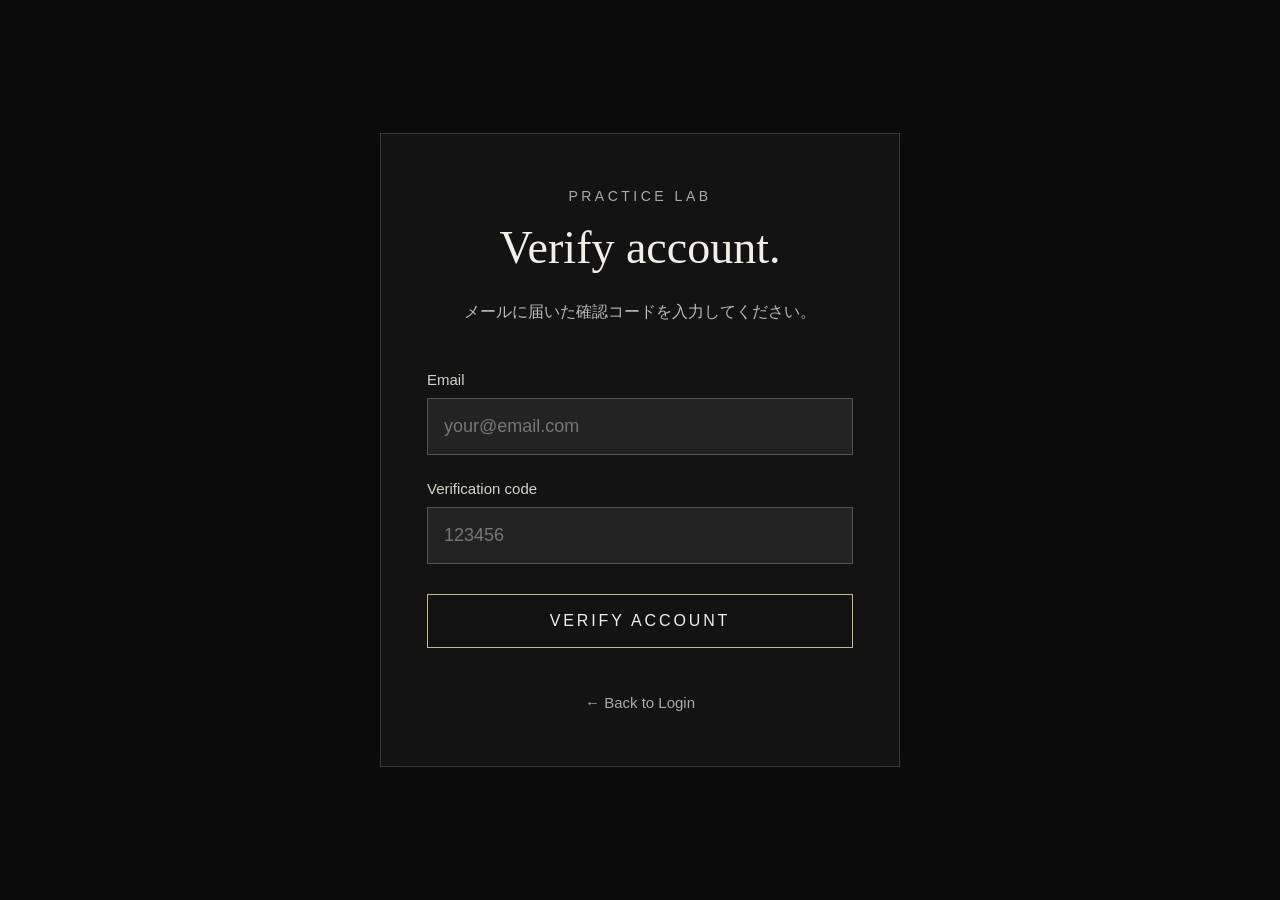
<file: verify.html>
<!DOCTYPE html>
<html lang="ja">
<head>
  <meta charset="UTF-8">
  <meta name="viewport" content="width=device-width, initial-scale=1.0">

  <title>Verify Account | Practice Lab</title>

  <link rel="stylesheet" href="/css/style.css">
  <link rel="stylesheet" href="/css/practice.css">
</head>

<body>

  <main class="practice-app">
    <section class="login-card">

      <p class="eyebrow">PRACTICE LAB</p>

      <h1>Verify account.</h1>

      <p class="login-intro">
        メールに届いた確認コードを入力してください。
      </p>

      <form class="login-form" id="verify-form">

        <label for="verify-email">Email</label>
        <input
          type="email"
          id="verify-email"
          placeholder="your@email.com"
          required
        >

        <label for="verify-code">Verification code</label>
        <input
          type="text"
          id="verify-code"
          placeholder="123456"
          required
        >

        <button type="submit">
          VERIFY ACCOUNT
        </button>

      </form>

      <p id="verify-message"></p>

      <a href="/Login.html" class="back-home">
        ← Back to Login
      </a>

    </section>
  </main>

  <script src="/js/verify.js"></script>

</body>
</html>
</file>
<file: css/style.css>
body {
  margin: 0;
  background:
    linear-gradient(
      180deg,
      #08090c 0%,
      #151922 50%,
      #090a0d 100%
    );
  color: white;
  font-family: Arial, sans-serif;
}


.menu-container {
  position: absolute;
  top: 50px;
  right: 40px;
  z-index: 10;
  text-align: right;
}

.menu-toggle {
  background: none;
  border: none;
  color: white;
  font-size: 36px;
  cursor: pointer;
}

.top-nav {
  display: none;
  flex-direction: column;
  gap: 10px;
  margin-top: 10px;
}

.top-nav.show {
  display: flex;
}

.top-nav a {
  color: white;
  text-decoration: none;
  font-size: 24px;
  letter-spacing: 1px;
  text-transform: uppercase;
  padding-bottom: 5px;
  border-bottom: 1px solid transparent;
}

.top-nav a:hover {
  border-bottom: 1px solid white;
}




.hero {
    min-height: 100vh;;
    display: flex;
    flex-direction: column;
    align-items: center;
}

.hero img {
    width: 400px;
    height: auto;
    display: block;
}

.hero-text {
    position: static;
    text-align: center;
    margin-top: 20px;
}

.hero-text h1 {
  font-family: Georgia, "Times New Roman", serif;
  font-size: clamp(56px, 8vw, 96px);
  font-weight: 400;
  letter-spacing: -2px;
  margin: 0;

  opacity: 0;
  transform: translateY(25px);
  animation: titleFadeUp 1.2s ease forwards;
}

.hero-text p {
  font-size: 16px;
  letter-spacing: 6px;
  text-transform: uppercase;
  margin-top: 12px;
  opacity: 0;

  animation: subtitleFade 1.2s ease 0.5s forwards;
}


.biography {
  max-width: 760px;
  margin: 120px auto;
  padding: 0 30px;
  line-height: 1.95;
}

.biography h2 {
  font-family: Georgia, "Times New Roman", serif;
  font-size: 32px;
  font-weight: 400;
  letter-spacing: 0.08px;
  margin-bottom: 28px;
  color: #f3efe7;
}

.biography p {
  font-size: 15px;
  line-height: 2.1;
  letter-spacing: 0.04em;
  color: #d7d3ca;
}



.biography {
  opacity: 0;
  transform: translateY(18px);
  animation: bioFadeUp 1s ease forwards;
  animation-delay: 0.25s;
}

@keyframes bioFadeUp {
  to {
    opacity: 1;
    transform: translateY(0);
  }
}




.photo-section {
  max-width: 620px;
  margin: 90px auto;
  padding: 0 30px;
}

.photo-section img {
  width: 100%;
  display: block;
  height: auto;
  object-fit: cover;
}



.news {
  max-width: 720px;
  margin: 120px auto;
  padding: 0 30px;
  text-align: center;
}

.news h2 {
  font-family: Georgia, "Times New Roman", serif;
  font-size: 32px;
  font-weight: 400;
  letter-spacing: 1px;
  margin-bottom: 40px;
  color: #f3efe7;
}

.news-list {
  display: flex;
  flex-direction: column;
  gap: 18px;
}

.news-item {
  display: flex;
  align-items: center;
  gap: 20px;

  padding: 22px 26px;

  border: 1px solid rgba(255, 255, 255, 0.18);
  border-radius: 4px;

  color: #f3efe7;
  text-decoration: none;

  background: rgba(255, 255, 255, 0.02);

  transition:
    transform 0.3s ease,
    border-color 0.3s ease,
    background 0.3s ease;
}

.news-item:visited {
  color: #f3efe7;
}

.news-item:hover {
  transform: translateY(-3px);
  border-color: rgba(255, 255, 255, 0.45);
  background: rgba(255, 255, 255, 0.05);
}

.news-date {
  min-width: 110px;

  font-family: Arial, sans-serif;
  font-size: 12px;
  letter-spacing: 1.5px;

  color: #9f9f9f;
}

.news-title {
  font-family: Georgia, "Times New Roman", serif;
  font-size: 20px;
  letter-spacing: 0.3px;
  text-align: left;

  color: #f3efe7;
}

.news-more {
  display: inline-block;
  margin-top: 30px;

  color: #aaa;
  text-decoration: none;

  font-size: 13px;
  letter-spacing: 1.5px;

  transition: color 0.3s ease;
}

.news-more:visited {
  color: #aaa;
}

.news-more:hover {
  color: white;
}



.performance {
    max-width: 800px;
    margin: 80px auto;
    padding: 0 30px;
    line-height: 1.8;
}



.performance h3 {
  font-family: Georgia, "Times New Roman", serif;
  font-size: 32px;
  font-weight: 400;
  letter-spacing: 0.5px;
  margin-bottom: 34px;
  color: #f3efe7;
  text-align: center;
}



.youtube-container {
    width: 100%;
    aspect-ratio: 16 / 9;
    margin-top: 30px;
}

.youtube-container iframe {
    width: 100%;
    height: 100%;
    border: 0;
    display: block;
}


.social-section {
    text-align: center;
    margin: 55px 0 70px;
}

.social-section h3 {
    margin-bottom: 25px;
}

.social-links {
    display: flex;
    justify-content: center;
    gap: 28px;
}

.social-links a {
    color: #ffffff;
    font-size: 2rem;
    text-decoration: none;
    transition: transform 0.2s ease, opacity 0.2s ease;
}

.social-links a:hover {
    transform: translateY(-3px);
    opacity: 0.75;
}


.contact {
    max-width: 450x;
    margin: 100px auto;
    padding: 0 30px;
    
}


.contact h2 {
  font-family: Georgia, "Times New Roman", serif;
  font-size: 42px;
  font-weight: 400;
  letter-spacing: 0.5px;
  margin-bottom: 34px;
  color: #f3efe7;
  text-align: center;
}


.contact form { 
    display: flex;
    flex-direction: column;
    gap: 30px
}


.contact input,
.contact textarea {
    width: 100%;
    box-sizing: border-box;
    padding: 14px 16px;
    border-radius: 8px; 
    front-family: inherit;
    font-size: 1.0rem;   
}



.contact input {
   height: 40px;
}

.contact textarea {
    height: 160px;
    resize: vertical;
}


.contact button { 
    display: block;
    width: 180px;    
    padding: 12px 20px;
    margin: 18px auto 0;
    font-size: 1rem;
    border-radius: 8px;
    cursor: pointer;
}



@keyframes titleFadeUp {
  from {
    opacity: 0;
    transform: translateY(25px);
  }

  to {
    opacity: 1;
    transform: translateY(0);
  }
}

@keyframes subtitleFade {
  from {
    opacity: 0;
  }

  to {
    opacity: 0.7;
  }
}




@media (max-width: 768px) {

  .hero {
    min-height: auto;
    padding: 20px 20px 35px;
  }

  .hero img {
    width: min(280px, 78vw);
  }

  .hero-text {
    margin-top: 12px;
  }

  .hero-text h1 {
    font-size: clamp(40px, 12vw, 54px);
    line-height: 1.1;
  }

  .hero-text p {
    font-size: 9px;
    letter-spacing: 2.5px;
    margin-top: 8px;
  }

  .menu-container {
    position: absolute;
    top: 24px;
    right: 20px;
    z-index: 100;
  }

  .menu-toggle {
    position: relative;
    z-index: 102;
    font-size: 28px;
  }

  .top-nav {
    position: absolute;
    top: 48px;
    right: 0;

    width: 220px;
    padding: 22px;

    background: rgba(8, 10, 14, 0.94);
    backdrop-filter: blur(10px);

    border: 1px solid rgba(255, 255, 255, 0.12);

    flex-direction: column;
    gap: 18px;

    text-align: right;

    z-index: 101;
  }

  .top-nav a {
    font-size: 14px;
    letter-spacing: 0.12em;
    line-height: 1.4;
  }
}



  .biography {
    margin: 24px auto 50px;
    padding: 0 20px;
  }

  .biography h2 {
    font-size: 24px;
    margin-bottom: 18px;
  }

  .biography p {
    font-size: 16px;
    line-height: 1.8;
    letter-spacing: 0.01em;
  }
}
</file>
<file: css/practice.css>
/* =========================
   PRACTICE LAB
========================= */

body {
  margin: 0;
  background: #0b0b0b;
  color: #f3efe7;
}


/* MAIN */

.practice-app {
  min-height: 100vh;

  display: flex;
  justify-content: center;
  align-items: center;

  padding: 40px 20px;

  box-sizing: border-box;
}


/* LOGIN CARD */

.login-card {
  width: 100%;
  max-width: 520px;

  padding: 54px 46px;

  box-sizing: border-box;

  background: rgba(255, 255, 255, 0.035);

  border: 1px solid rgba(255, 255, 255, 0.16);

  backdrop-filter: blur(10px);

  text-align: center;
}


/* SMALL TITLE */

.eyebrow {
  margin: 0 0 18px;

  font-size: 14px;
  font-weight: 500;

  letter-spacing: 0.25em;

  color: #aaa;
}


/* MAIN TITLE */

.login-card h1 {
  margin: 0 0 22px;

  font-family: Georgia, "Times New Roman", serif;

  font-size: 46px;
  font-weight: 400;

  line-height: 1.15;

  color: #f3efe7;
}


/* DESCRIPTION */

.login-intro {
  margin: 0 0 36px;

  font-size: 16px;

  line-height: 1.9;

  color: #bbb;
}


/* FORM */

.login-form {
  display: flex;

  flex-direction: column;

  text-align: left;

  gap: 10px;
}


/* LABEL */

.login-form label {
  margin-top: 7px;

  font-size: 15px;

  color: #d8d3c9;
}


/* INPUT */

.login-form input {
  width: 100%;

  box-sizing: border-box;

  padding: 17px 16px;

  margin-bottom: 8px;

  background: rgba(255, 255, 255, 0.07);

  color: white;

  border: 1px solid rgba(255, 255, 255, 0.22);

  font-size: 18px;

  outline: none;

  transition:
    border-color 0.25s ease,
    background 0.25s ease;
}


.login-form input::placeholder {
  color: #777;
}


.login-form input:focus {
  border-color: #c8b892;

  background: rgba(255, 255, 255, 0.1);
}


/* LOGIN BUTTON */

.login-form button {
  width: 100%;

  margin-top: 12px;

  padding: 17px;

  background: transparent;

  color: #f3efe7;

  border: 1px solid #c8b892;

  font-size: 16px;

  letter-spacing: 0.18em;

  cursor: pointer;

  transition:
    background 0.25s ease,
    color 0.25s ease,
    transform 0.2s ease;
}


.login-form button:hover {
  background: #c8b892;

  color: #111;

  transform: translateY(-1px);
}


/* SIGN UP */

.signup-link {
  margin: 28px 0 0;

  font-size: 16px;

  color: #999;
}


.signup-link a {
  color: #d8c89f;

  text-decoration: none;

  border-bottom: 1px solid transparent;

  transition: border-color 0.25s ease;
}


.signup-link a:hover {
  border-bottom-color: #d8c89f;
}


/* BACK HOME */

.back-home {
  display: inline-block;

  margin-top: 30px;

  font-size: 15px;

  color: #aaa;

  text-decoration: none;

  transition: color 0.25s ease;
}


.back-home:hover {
  color: white;
}


/* =========================
   MOBILE
========================= */

@media (max-width: 768px) {

  .practice-app {
    padding: 24px 16px;
  }

  .login-card {
    max-width: 100%;

    padding: 38px 24px;
  }

  .eyebrow {
    font-size: 12px;
  }

  .login-card h1 {
    font-size: 36px;
  }

  .login-intro {
    font-size: 16px;
  }

  .login-form label {
    font-size: 14px;
  }

  .login-form input {
    font-size: 16px;

    padding: 16px 14px;
  }

  .login-form button {
    font-size: 15px;

    padding: 16px;
  }

  .signup-link {
    font-size: 14px;
  }

  .back-home {
    font-size: 14px;
  }

}


.practice-dashboard {
  width: min(100%, 900px);
  margin: 0 auto;
  padding: 40px 20px;
}

.practice-dashboard h1 {
  font-size: 42px;
  margin-bottom: 10px;
}

.practice-intro {
  margin-bottom: 30px;
  color: #d8d2c8;
}

.calendar {
  width: 100%;
  border: 1px solid rgba(255, 255, 255, 0.15);
  padding: 24px;
  background: rgba(255, 255, 255, 0.03);
}

.calendar-header {
  display: flex;
  justify-content: space-between;
  align-items: center;
  margin-bottom: 24px;
}

.calendar-header h2 {
  margin: 0;
  font-size: 28px;
}

.calendar-header button {
  background: transparent;
  color: #f3efe7;
  border: 1px solid #c8b892;
  padding: 8px 14px;
  cursor: pointer;
}

.calendar-weekdays {
  display: grid;
  grid-template-columns: repeat(7, 1fr);
  text-align: center;
  margin-bottom: 10px;
  font-weight: bold;
}

.calendar-days {
  display: grid;
  grid-template-columns: repeat(7, 1fr);
  gap: 6px;
  min-height: 350px;
}








.calendar-days {
  display: grid;
  grid-template-columns: repeat(7, 1fr);
  gap: 6px;
  min-height: 350px;
}

.calendar-weekdays {
  display: grid;
  grid-template-columns: repeat(7, 1fr);
  text-align: center;
}




.calendar-day {
  min-height: 60px;
  padding: 10px 0;
  box-sizing: border-box;

  display: flex;
  justify-content: center;
  align-items: flex-start;
}









.time-select {
  display: grid;
  grid-template-columns: 1fr auto 1fr;
  align-items: center;
  gap: 12px;
}

.time-select select {
  width: 100%;
  padding: 14px 16px;
  font-size: 17px;
}

.time-select span {
  font-size: 22px;
  text-align: center;
}






.entry-panel {
  margin-top: 42px;
  padding-bottom: 60px;
}

.entry-panel > h2 {
  font-size: 32px;
  margin-bottom: 28px;
  letter-spacing: 0.02em;
}


/* =========================
   Practice / Event cards
========================= */

.practice-section,
.event-section {
  margin-top: 28px;
  padding: 32px;
  border: 1px solid rgba(255, 255, 255, 0.16);
  background: rgba(255, 255, 255, 0.035);
  border-radius: 4px;
}

.practice-section h3,
.event-section h3 {
  font-size: 28px;
  margin: 0 0 26px;
}

.practice-section h4,
.event-section h4 {
  font-size: 20px;
  margin: 0 0 14px;
}


/* =========================
   Forms
========================= */

.practice-section form,
.event-section form {
  display: flex;
  flex-direction: column;
  gap: 10px;
}

.practice-section label,
.event-section label {
  font-size: 17px;
  font-weight: 600;
  margin-top: 10px;
}

.practice-section input,
.practice-section textarea,
.event-section input,
.event-section textarea,
.event-section select {
  width: 100%;
  box-sizing: border-box;

  font-size: 17px;
  line-height: 1.5;

  padding: 14px 16px;

  color: #f3efe7;
  background: rgba(255, 255, 255, 0.04);

  border: 1px solid rgba(255, 255, 255, 0.18);

  outline: none;
}

.practice-section textarea,
.event-section textarea {
  min-height: 110px;
  resize: vertical;
}

.practice-section input:focus,
.practice-section textarea:focus,
.event-section input:focus,
.event-section textarea:focus,
.event-section select:focus {
  border-color: #c8b892;
}


/* =========================
   Buttons
========================= */

.practice-section button,
.event-section button {
  width: 100%;

  margin-top: 18px;
  padding: 15px 18px;

  font-size: 16px;
  letter-spacing: 0.12em;

  color: #f3efe7;
  background: transparent;

  border: 1px solid #c8b892;

  cursor: pointer;
}

.practice-section button:hover,
.event-section button:hover {
  background: rgba(200, 184, 146, 0.12);
}


/* =========================
   Lists
========================= */

.daily-list {
  margin-top: 30px;
  padding-top: 24px;

  border-top: 1px solid rgba(255, 255, 255, 0.12);
}


/* =========================
   Desktop width
========================= */

.entry-panel {
  width: 100%;
  max-width: 900px;
  margin-left: auto;
  margin-right: auto;
}


/* =========================
   Mobile
========================= */

@media (max-width: 768px) {

  .entry-panel > h2 {
    font-size: 26px;
  }

  .practice-section,
  .event-section {
    padding: 22px 18px;
  }

  .practice-section h3,
  .event-section h3 {
    font-size: 24px;
  }

  .practice-section label,
  .event-section label {
    font-size: 16px;
  }

  .practice-section input,
  .practice-section textarea,
  .event-section input,
  .event-section textarea,
  .event-section select {
    font-size: 16px;
    padding: 13px 14px;
  }
}





.calendar-day {
  transition: 0.2s ease;
  border: 1px solid transparent;
  border-radius: 6px;
}

.calendar-day:hover {
  background: rgba(200, 184, 146, 0.08);
}

.calendar-day.selected {
  background: rgba(200, 184, 146, 0.18);
  border-color: #c8b892;
  box-shadow: 0 0 12px rgba(200, 184, 146, 0.22);
}










eventEntryForm.addEventListener("submit", (event) => {
  event.preventDefault();

  const eventType =
    document.getElementById("event-type").value;

  const eventTitle =
    document.getElementById("event-title").value.trim();

  const eventDate =
    document.getElementById("event-date").value;

  const eventHour =
    document.getElementById("event-hour").value;

  const eventMinute =
    document.getElementById("event-minute").value;

  const eventNotes =
    document.getElementById("event-notes").value.trim();

  if (!eventTitle || !eventDate) {
    saveMessage.textContent =
      "イベント名と日付を入力してください。";
    return;
  }

  const eventTime =
    eventHour && eventMinute
      ? `${eventHour}:${eventMinute}`
      : "";

  const today = new Date();

  today.setHours(0, 0, 0, 0);

  const targetDate =
    new Date(`${eventDate}T00:00:00`);

  const difference =
    targetDate.getTime() - today.getTime();

  const daysLeft =
    Math.ceil(
      difference / (1000 * 60 * 60 * 24)
    );

  const eventItem =
    document.createElement("div");

  eventItem.classList.add("entry-item");

  let countdownText = "";

  if (daysLeft > 0) {
    countdownText = `あと${daysLeft}日`;
  } else if (daysLeft === 0) {
    countdownText = "今日";
  } else {
    countdownText = `${Math.abs(daysLeft)}日前`;
  }

  eventItem.innerHTML = `
    <h4>${eventTitle}</h4>
    <p>${eventType}</p>
    <p>${eventDate}</p>
    ${eventTime ? `<p>${eventTime}</p>` : ""}
    <p>${countdownText}</p>
    ${eventNotes ? `<p>${eventNotes}</p>` : ""}
  `;

  eventEntryList.appendChild(eventItem);

  saveMessage.textContent =
    "イベントを追加しました。";

  eventEntryForm.reset();
});
</file>
<file: css/technology.css>
.technology-page {
  max-width: 900px;
  margin: 0 auto;
  padding: 80px 30px;
}

.technology-page section {
  background: #1b1b1b;
  padding: 35px;
  margin-bottom: 35px;
  border: 1px solid #333;
  border-radius: 14px;
}

.technology-page h1 {
  font-size: 48px;
  margin-bottom: 50px;
}

.technology-page h2 {
  font-size: 30px;
  margin-bottom: 25px;
}

.technology-page h3 {
  font-size: 20px;
  margin-top: 25px;
}

.technology-page p {
  line-height: 1.8;
}

.aws-grid {
  display: grid;
  grid-template-columns: repeat(2, 1fr);
  gap: 20px;
  margin-top: 30px;
}

.tech-card {
  background: #111;
  border: 1px solid #333;
  border-radius: 12px;
  padding: 25px;
}

.tech-card h3 {
  margin-top: 0;
  font-size: 22px;
}

.tech-card p {
  color: #ccc;
  line-height: 1.7;
}

.code-button {
  margin-top: 15px;
  padding: 10px 18px;
  background: transparent;
  color: white;
  border: 1px solid #666;
  border-radius: 6px;
  cursor: pointer;
}

.code-button:hover {
  background: white;
  color: #111;
}

.architecture-box {
  margin-top: 25px;
  padding: 25px;
  background: #111;
  border: 1px solid #333;
  border-radius: 12px;
}

.architecture-box h3 {
  margin-top: 0;
}

@media (max-width: 700px) {
  .aws-grid {
    grid-template-columns: 1fr;
  }
}


.architecture-flow {
  display: flex;
  align-items: center;
  justify-content: center;
  gap: 12px;
  flex-wrap: wrap;
  margin-top: 20px;
}

.architecture-flow span {
  padding: 12px 18px;
  border: 1px solid #444;
  border-radius: 8px;
  background: #161616;
}



.command-button {
  padding: 10px 18px;
  background: transparent;
  color: white;
  border: 1px solid #666;
  border-radius: 6px;
  cursor: pointer;
}

.command-button:hover {
  background: white;
  color: #111;
}

.command-modal {
  display: none;
  position: fixed;
  inset: 0;

  background: rgba(0, 0, 0, 0.75);

  align-items: center;
  justify-content: center;

  z-index: 1000;
}

.command-modal.show {
  display: flex;
}

.command-modal-content {
  width: 90%;
  max-width: 700px;
  max-height: 80vh;

  background: #161616;
  border: 1px solid #444;
  border-radius: 12px;

  padding: 30px;
  position: relative;

  display: flex;
  flex-direction: column;
}

.command-modal-content h3 {
  margin-top: 0;
  flex-shrink: 0;
}

.command-modal-content pre {
  margin: 15px 0 0 0;

  background: #0d0d0d;
  padding: 20px;
  border-radius: 8px;

  overflow: auto;
  max-height: 60vh;

  white-space: pre;
  text-align: left;
}

.command-modal-content code {
  display: block;
  white-space: pre;
}

.close-command-modal {
  position: absolute;
  top: 10px;
  right: 10px;

  width: 40px;
  height: 40px;

  background: transparent;
  border: none;

  color: white;
  font-size: 26px;

  cursor: pointer;
  z-index: 10;
}



/* IT Journey */
.journey-buttons {
    display: grid;
    grid-template-columns: repeat(2, 1fr);
    gap: 16px;
    margin-top: 24px;
}

.journey-button {
    background: rgba(15, 23, 42, 0.75);
    color: white;
    border: 1px solid rgba(255, 255, 255, 0.25);
    border-radius: 12px;
    padding: 20px 16px;
    font-size: 1rem;
    font-weight: 600;
    cursor: pointer;
    transition: 0.2s ease;
}

.journey-button:hover {
    transform: translateY(-2px);
    background: rgba(30, 41, 59, 0.95);
    border-color: rgba(255, 255, 255, 0.5);
}

@media (max-width: 700px) {
    .journey-buttons {
        grid-template-columns: 1fr;
    }
}








/* =========================
   IT Journey
========================= */

.journey-buttons {
    display: grid;
    grid-template-columns: repeat(2, 1fr);
    gap: 16px;
    margin-top: 24px;
}

.journey-button {
    background: rgba(15, 23, 42, 0.75);
    color: white;
    border: 1px solid rgba(255, 255, 255, 0.3);
    border-radius: 12px;
    padding: 20px 16px;
    font-size: 1rem;
    font-weight: 600;
    cursor: pointer;
    transition: 0.2s ease;
}

.journey-button:hover {
    transform: translateY(-2px);
    background: rgba(30, 41, 59, 0.95);
    border-color: rgba(255, 255, 255, 0.6);
}


/* =========================
   IT Journey Modal
========================= */

.journey-modal {
    display: none;
    position: fixed;
    z-index: 2000;
    inset: 0;
    background: rgba(0, 0, 0, 0.78);
    overflow-y: auto;
    padding: 40px 20px;
}

.journey-modal.show {
    display: flex;
    align-items: flex-start;
    justify-content: center;
}

.journey-modal-content {
    width: min(800px, 100%);
    max-height: 85vh;
    overflow-y: auto;

    background: rgba(15, 23, 42, 0.98);
    color: white;

    border: 1px solid rgba(255, 255, 255, 0.2);
    border-radius: 16px;

    padding: 36px;
    margin: auto;

    position: relative;
}

.journey-modal-content h2 {
    margin-top: 0;
    margin-bottom: 24px;
    padding-right: 40px;
}

.journey-modal-content p {
    line-height: 1.9;
    margin-bottom: 18px;
}

.close-journey-modal {
    position: absolute;
    top: 12px;
    right: 18px;

    background: none;
    border: none;
    color: white;

    font-size: 2rem;
    line-height: 1;

    cursor: pointer;
}

.close-journey-modal:hover {
    opacity: 0.65;
}


/* Mobile */
@media (max-width: 700px) {

    .journey-buttons {
        grid-template-columns: 1fr;
    }

    .journey-modal {
        padding: 20px 12px;
    }

    .journey-modal-content {
        padding: 28px 20px;
        max-height: 90vh;
    }
}






.architecture-group {
    margin-top: 24px;
}

.architecture-group h4 {
    margin-bottom: 12px;
    font-size: 1rem;
}

.architecture-group:first-of-type {
    margin-top: 18px;
}







/* =========================
   Classical / Natural Style
========================= */

.technology-page {
    font-family: "Hiragino Kaku Gothic ProN", "Yu Gothic", "Meiryo", sans-serif;
    font-weight: 400;
    line-height: 1.8;
    letter-spacing: 0.01em;
}


/* Main title */
.technology-page h1 {
    font-family: "Hiragino Mincho ProN", "Yu Mincho", "Times New Roman", serif;
    font-weight: 400;
    letter-spacing: 0.04em;
}


/* Section headings */
.technology-page h2 {
    font-family: "Hiragino Mincho ProN", "Yu Mincho", "Times New Roman", serif;
    font-weight: 500;
    letter-spacing: 0.03em;
}


/* Card titles */
.technology-page h3 {
    font-family: "Hiragino Mincho ProN", "Yu Mincho", "Times New Roman", serif;
    font-weight: 500;
    letter-spacing: 0.02em;
}


/* Smaller headings */
.technology-page h4 {
    font-family: "Hiragino Mincho ProN", "Yu Mincho", "Times New Roman", serif;
    font-weight: 500;
    letter-spacing: 0.02em;
}


/* Body text */
.technology-page p {
    font-family: "Hiragino Kaku Gothic ProN", "Yu Gothic", "Meiryo", sans-serif;
    font-weight: 400;
    line-height: 1.9;
    letter-spacing: 0.015em;
}


/* Reduce app / game-like rounded corners */
.technology-page section,
.tech-card,
.architecture-box,
.journey-button,
.journey-modal-content,
.command-modal-content {
    border-radius: 6px;
}


/* Technology cards */
.tech-card {
    background: rgba(12, 17, 27, 0.55);
    border: 1px solid rgba(255, 255, 255, 0.16);
}


/* Architecture */
.architecture-box {
    background: rgba(12, 17, 27, 0.45);
    border: 1px solid rgba(255, 255, 255, 0.16);
}


/* Architecture labels */
.architecture-flow span {
    border-radius: 3px;
    font-family: "Hiragino Kaku Gothic ProN", "Yu Gothic", "Meiryo", sans-serif;
    font-weight: 400;
}


/* IT Journey buttons */
.journey-button {
    font-family: "Hiragino Mincho ProN", "Yu Mincho", "Times New Roman", serif;

    background: rgba(12, 17, 27, 0.45);
    color: rgba(255, 255, 255, 0.95);

    border: 1px solid rgba(255, 255, 255, 0.22);
    border-radius: 4px;

    font-weight: 500;
    letter-spacing: 0.02em;

    transition: 0.25s ease;
}

.journey-button:hover {
    background: rgba(255, 255, 255, 0.08);
    border-color: rgba(255, 255, 255, 0.45);
    transform: none;
}


/* Command buttons */
.command-button,
.code-button {
    font-family: "Hiragino Kaku Gothic ProN", "Yu Gothic", "Meiryo", sans-serif;

    background: transparent;
    color: rgba(255, 255, 255, 0.9);

    border: 1px solid rgba(255, 255, 255, 0.35);
    border-radius: 3px;

    font-weight: 400;
    letter-spacing: 0.02em;

    transition: 0.2s ease;
}

.command-button:hover,
.code-button:hover {
    background: rgba(255, 255, 255, 0.08);
}


/* Modal text */
.journey-modal-content,
.command-modal-content {
    font-family: "Hiragino Kaku Gothic ProN", "Yu Gothic", "Meiryo", sans-serif;
    background: rgba(10, 14, 22, 0.98);
}

.journey-modal-content h2,
.command-modal-content h3 {
    font-family: "Hiragino Mincho ProN", "Yu Mincho", "Times New Roman", serif;
    font-weight: 500;
}


/* Slightly calmer section appearance */
.technology-page section {
    background: rgba(12, 17, 27, 0.28);
    border: 1px solid rgba(255, 255, 255, 0.12);
}
</file>
